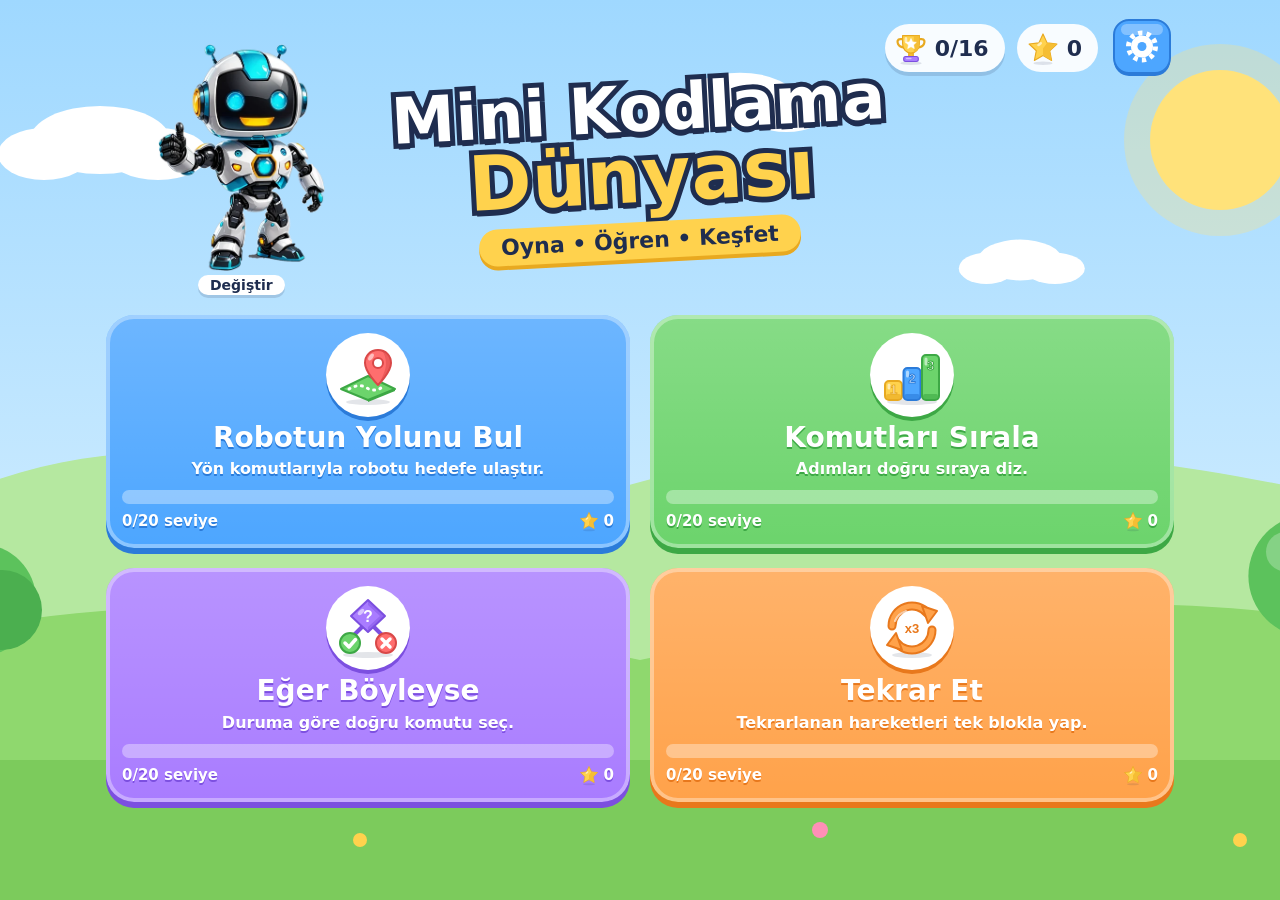
<file: index.html>
<!doctype html>
<html lang="tr">
<head>
  <meta charset="utf-8">
  <meta name="viewport" content="width=device-width, initial-scale=1">
  <title>Mini Kodlama Dünyası</title>
  <link rel="icon" href="assets/icons/star.svg">
  <link rel="stylesheet" href="css/base.css">
  <link rel="stylesheet" href="css/screens/home.css">
  <link rel="stylesheet" href="css/screens/level-select.css">
  <link rel="stylesheet" href="css/screens/game.css">
  <link rel="stylesheet" href="css/screens/achievements.css">
  <link rel="stylesheet" href="css/games/path-finder.css">
  <link rel="stylesheet" href="css/games/command-order.css">
  <link rel="stylesheet" href="css/games/if-then.css">
  <link rel="stylesheet" href="css/games/repeat.css">
  <link rel="stylesheet" href="css/animations.css">
</head>
<body>
  <main id="app" class="app">
    <!-- Oyun başlayınca bu uyarı ekrandan kalkar. JavaScript çalışmayan bir görüntüleyicide
         (örneğin tabletin dosya önizlemesi) ya da çok eski bir tarayıcıda ekranda kalır. -->
    <div class="load-warning card" role="alert">
      <div class="load-warning-icon" aria-hidden="true">🤖</div>
      <h1>Oyun burada açılamadı</h1>
      <p>Bu dosyayı <strong>Chrome</strong> veya <strong>Safari</strong> ile aç.</p>
      <p class="load-warning-steps">Dosyaya basılı tut → <strong>Birlikte aç</strong> → <strong>Chrome</strong></p>
      <p class="load-warning-note">Chrome'da da bu yazıyı görürsen Chrome'u güncelle.</p>
    </div>
  </main>

  <!-- Sıra önemlidir: önce çekirdek, sonra oyunlar, ekranlar ve en son app.js -->
  <script src="js/core/config.js"></script>
  <script src="js/core/storage.js"></script>
  <script src="js/core/characters.js"></script>
  <script src="js/core/stars.js"></script>
  <script src="js/core/progress.js"></script>
  <script src="js/core/dom.js"></script>
  <script src="js/core/components.js"></script>
  <script src="js/core/timing.js"></script>
  <script src="js/core/drag-drop.js"></script>
  <script src="js/core/router.js"></script>
  <script src="js/core/games-registry.js"></script>
  <script src="js/core/achievements.js"></script>
  <script src="js/core/sound.js"></script>
  <script src="js/games/path-finder/engine.js"></script>
  <script src="js/games/path-finder/levels.js"></script>
  <script src="js/games/path-finder/board-view.js"></script>
  <script src="js/games/path-finder/game.js"></script>
  <script src="js/games/command-order/engine.js"></script>
  <script src="js/games/command-order/levels.js"></script>
  <script src="js/games/command-order/game.js"></script>
  <script src="js/games/if-then/engine.js"></script>
  <script src="js/games/if-then/levels.js"></script>
  <script src="js/games/if-then/scene-view.js"></script>
  <script src="js/games/if-then/game.js"></script>
  <script src="js/games/repeat/engine.js"></script>
  <script src="js/games/repeat/levels.js"></script>
  <script src="js/games/repeat/game.js"></script>
  <script src="js/screens/reward-view.js"></script>
  <script src="js/screens/celebration.js"></script>
  <script src="js/screens/settings-dialog.js"></script>
  <script src="js/screens/character-dialog.js"></script>
  <script src="js/screens/home-screen.js"></script>
  <script src="js/screens/level-select-screen.js"></script>
  <script src="js/screens/game-screen.js"></script>
  <script src="js/screens/achievements-screen.js"></script>
  <script src="js/app.js"></script>
</body>
</html>
</file>
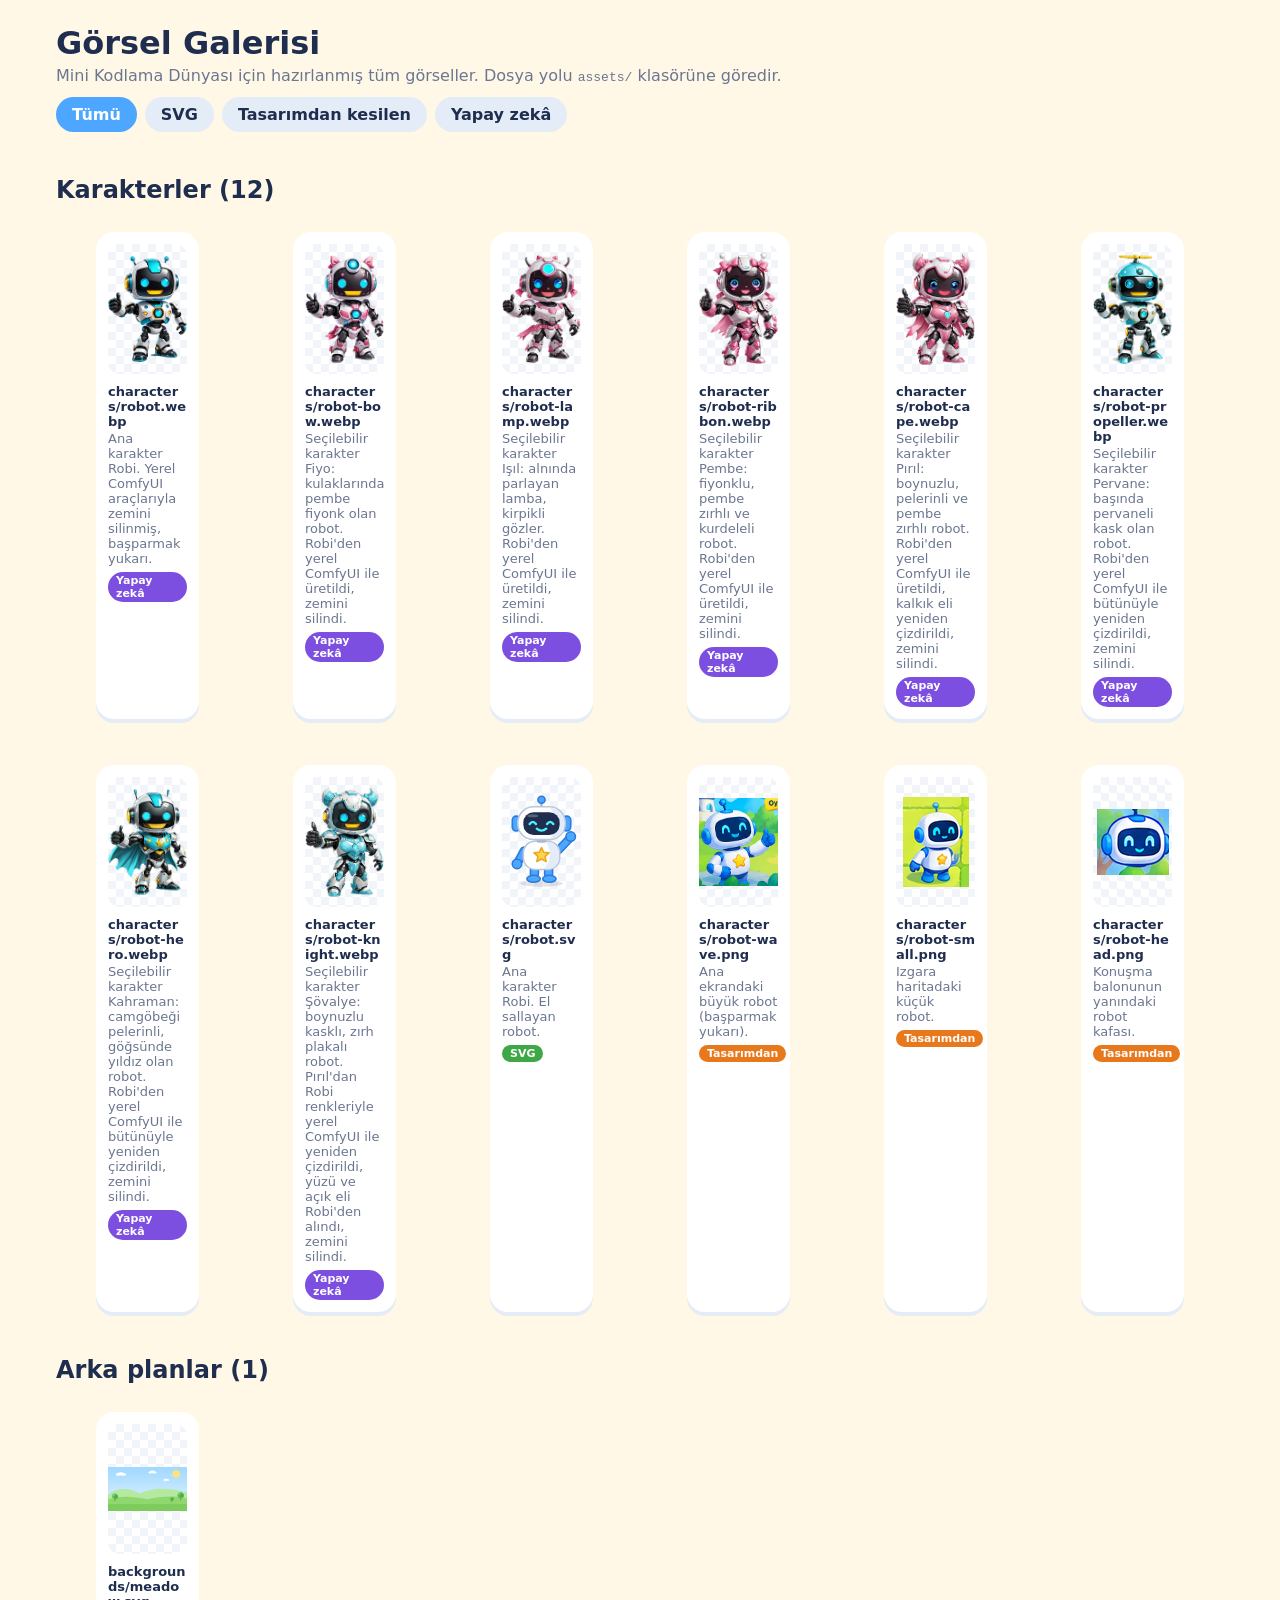
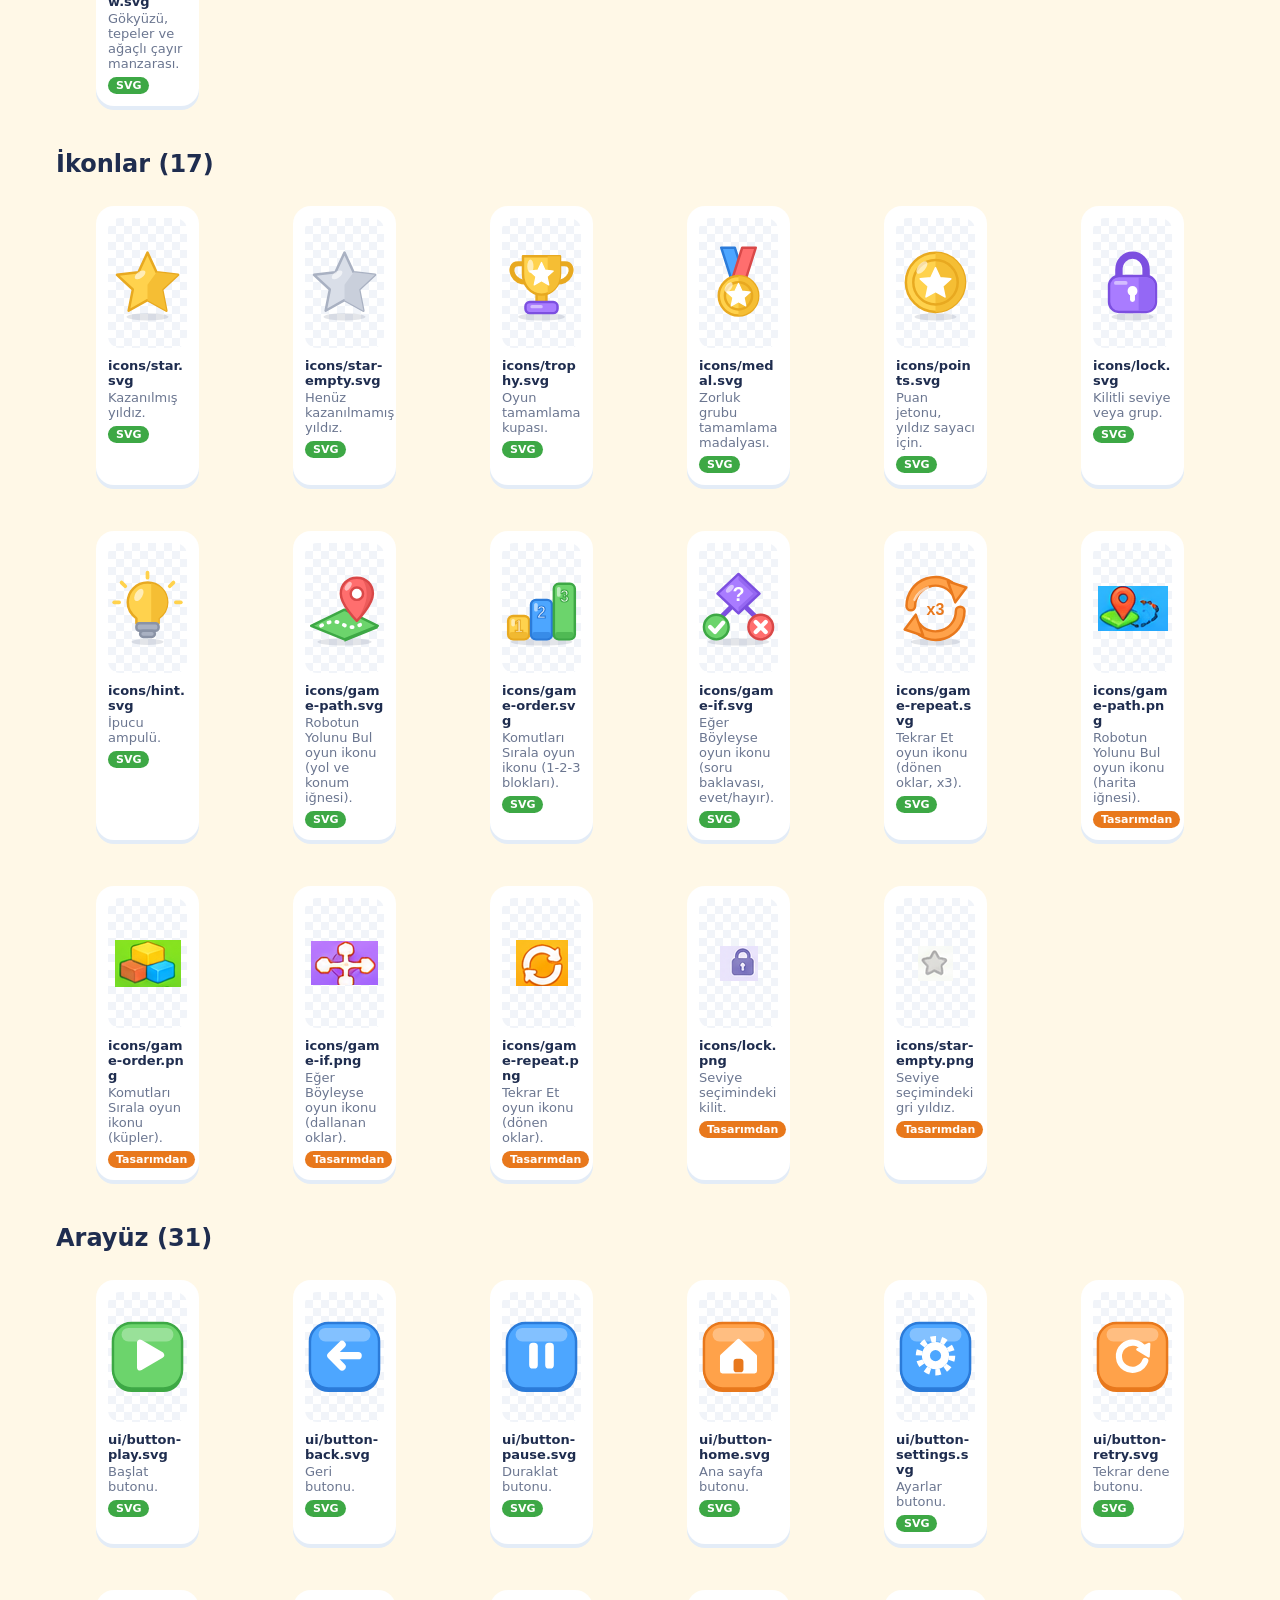
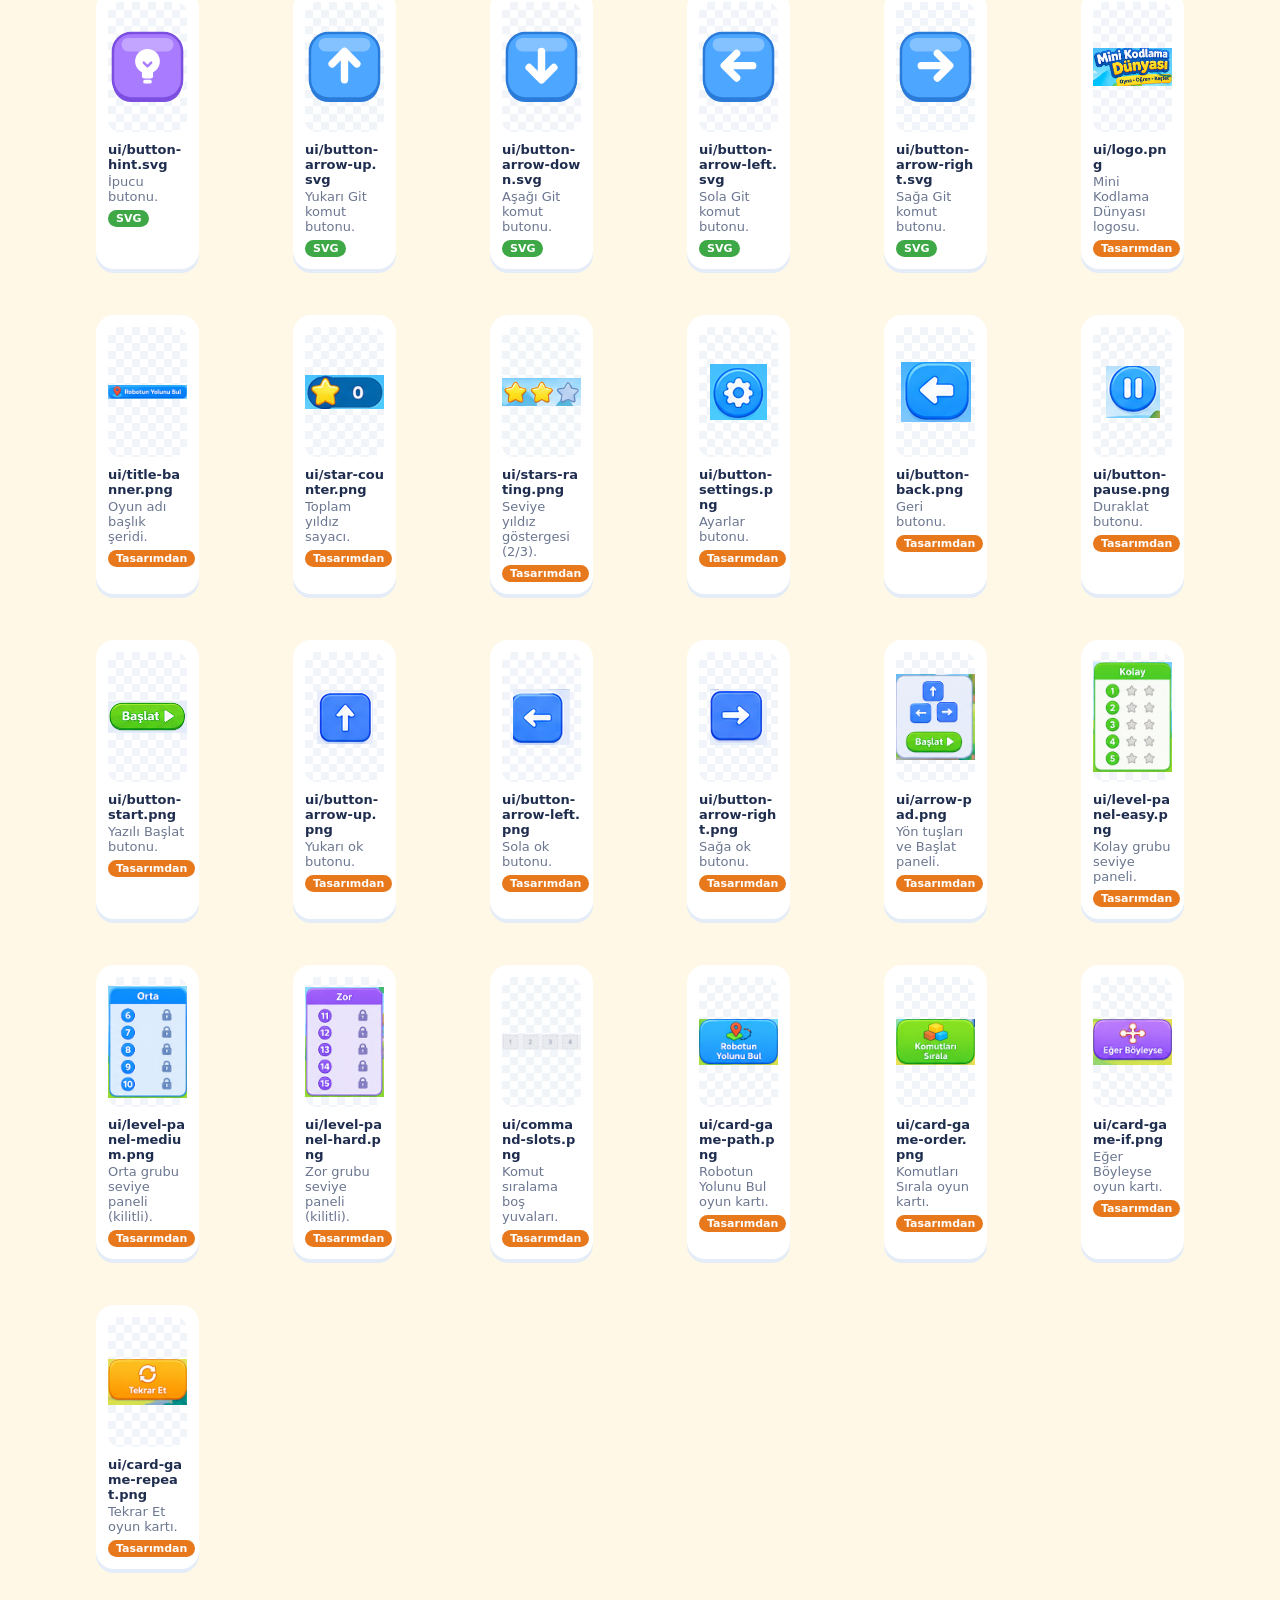
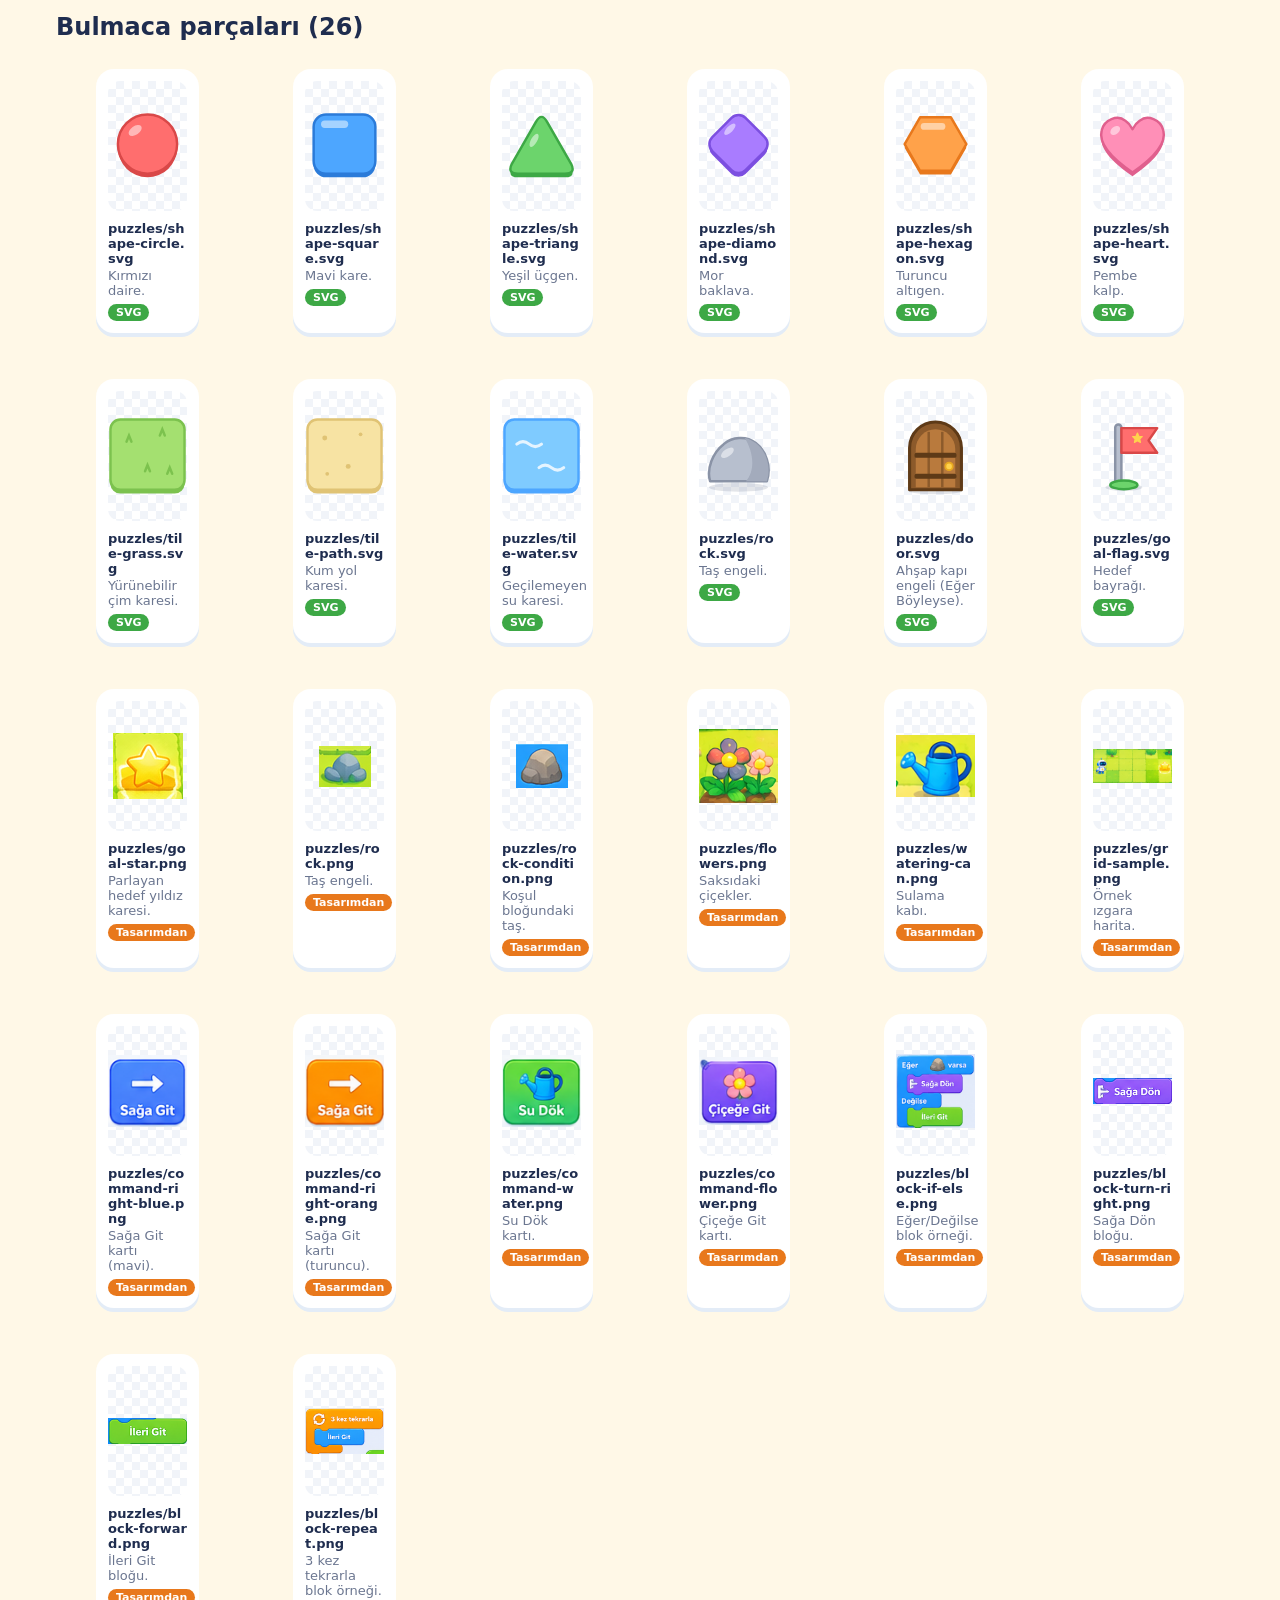
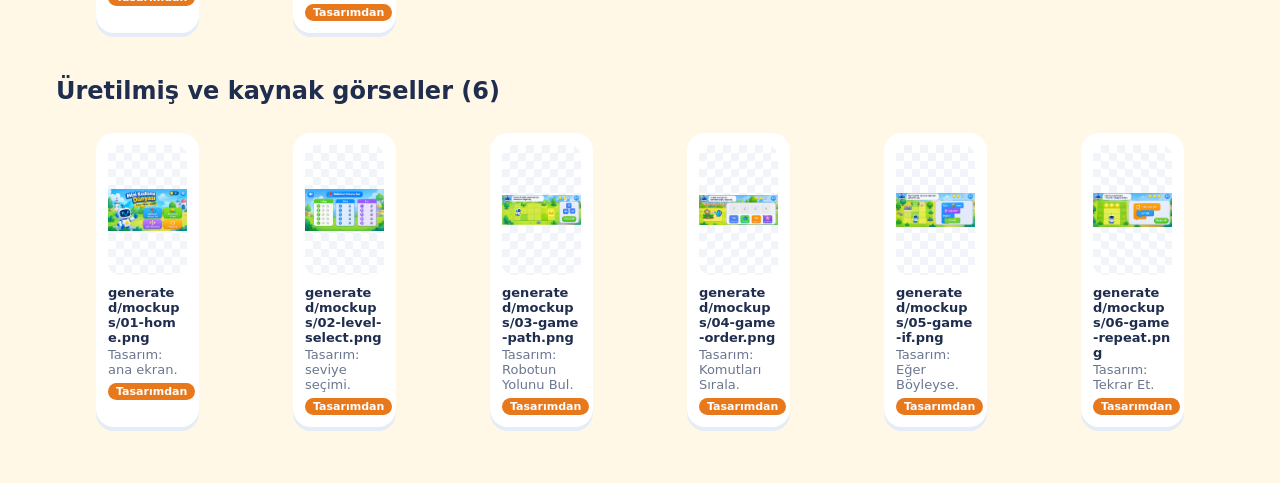
<file: gallery/index.html>
<!doctype html>
<html lang="tr">
<head>
  <meta charset="utf-8">
  <meta name="viewport" content="width=device-width, initial-scale=1">
  <title>Görsel Galerisi – Mini Kodlama Dünyası</title>
  <link rel="stylesheet" href="gallery.css">
</head>
<body>
  <header class="top">
    <h1>Görsel Galerisi</h1>
    <p>Mini Kodlama Dünyası için hazırlanmış tüm görseller. Dosya yolu <code>assets/</code> klasörüne göredir.</p>
    <div class="filters" role="group" aria-label="Kaynak filtresi">
      <button type="button" data-source="all" class="active">Tümü</button>
      <button type="button" data-source="svg">SVG</button>
      <button type="button" data-source="mockup">Tasarımdan kesilen</button>
      <button type="button" data-source="ai">Yapay zekâ</button>
    </div>
  </header>
  <main id="gallery"></main>
  <script src="../assets/asset-manifest.js"></script>
  <script src="gallery.js"></script>
</body>
</html>
</file>
<file: css/base.css>
/* Ortak stiller: renk paleti, yazı, butonlar, kartlar ve üst çubuk.
   Renkler assets/ klasöründeki görsellerle aynı paletten gelir. */
:root {
  --yellow: #ffd24d;
  --yellow-dark: #e8a920;
  --blue: #4da6ff;
  --blue-dark: #2b7bd9;
  --green: #6cd46c;
  --green-dark: #3da845;
  --purple: #a97cff;
  --purple-dark: #7c4fe0;
  --orange: #ffa24a;
  --orange-dark: #e8781c;
  --red: #ff6e6e;
  --red-dark: #d94848;
  --navy: #1f2d4f;
  --navy-dark: #111a30;
  --white: #ffffff;
  --panel: rgba(255, 255, 255, 0.92);
  --shadow: rgba(31, 45, 79, 0.15);

  --radius-lg: 28px;
  --radius-md: 18px;
  --lip: 6px; /* Butonların altındaki kabarık kenar */
  --touch: 64px; /* Çocuk parmağı için en küçük dokunma alanı */
  --font: "Nunito", "Baloo 2", "Segoe UI Rounded", "Segoe UI", system-ui, sans-serif;
}

* { box-sizing: border-box; }

html, body { margin: 0; min-height: 100%; }

body {
  font-family: var(--font);
  font-size: 18px;
  color: var(--navy);
  background: #bde7ff url("../assets/backgrounds/meadow.svg") center / cover no-repeat fixed;
  -webkit-tap-highlight-color: transparent;
}

img { display: block; }

button {
  font: inherit;
  color: inherit;
  cursor: pointer;
  touch-action: manipulation;
}

button:disabled { cursor: not-allowed; }

:focus-visible { outline: 4px solid var(--navy); outline-offset: 3px; }

.app {
  max-width: 1100px;
  min-height: 100vh;
  margin: 0 auto;
  padding: 16px;
}

.screen { display: flex; flex-direction: column; gap: 20px; }

/* Oyun açılamazsa görünen uyarı (index.html). Eski tarayıcılarda da çalışsın diye basit CSS kullanılır. */
.load-warning { max-width: 520px; margin: 40px auto; text-align: center; font-size: 20px; }
.load-warning h1 { margin: 8px 0 12px; font-size: 28px; }
.load-warning p { margin: 10px 0; }
.load-warning-icon { font-size: 64px; line-height: 1; }
.load-warning-steps { padding: 10px; background: var(--yellow); border-radius: 14px; }
.load-warning-note { font-size: 16px; opacity: 0.75; }

/* Renk sınıfları: oyun kartları, zorluk grupları ve ödüller bunları kullanır */
.color-blue, .group-medium { --tone: var(--blue); --tone-dark: var(--blue-dark); }
.color-green, .group-easy { --tone: var(--green); --tone-dark: var(--green-dark); }
.color-purple, .group-hard { --tone: var(--purple); --tone-dark: var(--purple-dark); }
.color-orange { --tone: var(--orange); --tone-dark: var(--orange-dark); }
.color-red, .group-expert { --tone: var(--red); --tone-dark: var(--red-dark); }

/* Üst çubuk */
.top-bar {
  display: grid;
  grid-template-columns: 1fr auto 1fr;
  align-items: center;
  gap: 12px;
}

.top-bar-side { display: flex; align-items: center; gap: 10px; min-width: 0; }
.top-bar-right { justify-content: flex-end; }

.top-bar-title {
  display: flex;
  align-items: center;
  justify-content: center;
  gap: 10px;
  margin: 0;
  padding: 8px 24px;
  text-align: center;
  font-size: clamp(22px, 4vw, 34px);
  background: var(--panel);
  border-radius: var(--radius-md);
  box-shadow: 0 var(--lip) 0 var(--shadow);
}

.top-bar-icon { width: 44px; height: 44px; flex-shrink: 0; }

/* Butonlar */
.icon-button {
  width: var(--touch);
  height: var(--touch);
  padding: 0;
  border: 0;
  background: none;
  flex-shrink: 0;
  transition: transform 0.1s;
}

.icon-button img { width: 100%; height: 100%; }
.icon-button:active { transform: translateY(3px); }

.btn {
  min-height: var(--touch);
  padding: 0 28px;
  border: 0;
  border-radius: var(--radius-md);
  font-size: 20px;
  font-weight: 800;
  color: var(--white);
  background: var(--tone);
  box-shadow: 0 var(--lip) 0 var(--tone-dark);
  text-shadow: 0 2px 0 var(--tone-dark);
  transition: transform 0.1s, box-shadow 0.1s;
}

.btn:not(:disabled):active { transform: translateY(var(--lip)); box-shadow: none; }
.btn:disabled { opacity: 0.5; }
.btn-primary { --tone: var(--green); --tone-dark: var(--green-dark); }
.btn-secondary { --tone: var(--blue); --tone-dark: var(--blue-dark); }
.btn-danger { --tone: var(--red); --tone-dark: var(--red-dark); }
.btn-hint { --tone: var(--purple); --tone-dark: var(--purple-dark); }

.button-row { display: flex; flex-wrap: wrap; justify-content: center; gap: 12px; }

/* Oyunlardaki ikonlu işlem düğmeleri (Başlat, Kontrol et, İpucu, Temizle): her ekranda aynı boyut ve görünüm */
.action-row { display: flex; flex-wrap: wrap; justify-content: center; gap: 8px; }

.action-button {
  --size: 56px;
  flex: none;
  width: var(--size);
  height: var(--size);
  padding: 0;
  border: 0;
  border-radius: 16px;
  background: none;
  transition: transform 0.1s;
}

.action-button img { width: 100%; height: 100%; }
.action-button:not(:disabled):active { transform: translateY(4px); }
.action-button:disabled { opacity: 0.45; }

/* Kart ve yıldızlar */
.card {
  padding: 24px;
  background: var(--panel);
  border-radius: var(--radius-lg);
  box-shadow: 0 var(--lip) 0 var(--shadow);
}

.star-counter {
  display: flex;
  align-items: center;
  gap: 6px;
  padding: 6px 16px 6px 8px;
  font-size: 22px;
  font-weight: 800;
  background: var(--panel);
  border-radius: 999px;
}

.star-counter img { width: 36px; height: 36px; }
.star-row { display: flex; gap: 2px; }
.star-row img { width: 22px; height: 22px; }

/* İlerleme çubuğu */
.progress-bar {
  height: 14px;
  overflow: hidden;
  background: var(--shadow);
  border-radius: 999px;
}

.progress-bar-fill {
  display: block;
  width: var(--value, 0%);
  height: 100%;
  background: var(--green);
  border-radius: inherit;
  transition: width 0.4s;
}

/* Ayarlar penceresi */
.dialog {
  max-width: min(420px, calc(100vw - 32px));
  padding: 28px;
  border: 0;
  border-radius: var(--radius-lg);
  color: var(--navy);
  text-align: center;
}

.dialog[open] { display: flex; flex-direction: column; gap: 16px; }
.dialog h2, .dialog p { margin: 0; }
.dialog::backdrop { background: rgba(31, 45, 79, 0.45); }

/* Dar ekranlar (telefon) */
@media (max-width: 560px) {
  :root { --touch: 56px; }
  .action-button { --size: 50px; }
  .top-bar { grid-template-columns: auto 1fr auto; gap: 8px; }
  .top-bar-title { padding: 6px 12px; gap: 6px; }
  .top-bar-icon { width: 32px; height: 32px; }
  .star-counter { font-size: 18px; padding: 4px 12px 4px 6px; }
  .star-counter img { width: 28px; height: 28px; }
}

/* Sürükle-bırak */
.is-draggable { touch-action: none; user-select: none; -webkit-user-select: none; }
.is-draggable img { -webkit-user-drag: none; }
.is-drag-source { opacity: 0.35; }
.is-drop-over { outline: 4px dashed var(--navy); outline-offset: 2px; }

/* Hayalet, kopyalandığı öğenin oyun CSS'indeki konum kurallarını da taşır (ör. .pf-chip'in
   position: relative'i). "body >" seçicisi bu kuralı onlardan güçlü kılar; yoksa hayalet sayfanın
   altına düşer ve kaydırma çubuğu çıkar. */
body > .drag-ghost {
  position: fixed;
  top: 0;
  left: 0;
  z-index: 100;
  margin: 0;
  pointer-events: none;
  opacity: 0.9;
  rotate: 3deg;
}
</file>
<file: css/screens/home.css>
/* Ana ekran */
.home-header {
  display: flex;
  justify-content: flex-end;
  align-items: center;
  gap: 12px;
}

/* Başlık satırı: geniş ekranda robot solda, logo ortada.
   Üçüncü boş sütun, logonun sayfanın tam ortasında kalmasını sağlar. */
.home-hero {
  display: grid;
  grid-template-columns: 1fr auto 1fr;
  align-items: center;
  gap: 16px;
  margin-top: -56px; /* Logo, yıldız sayacıyla aynı satıra yaklaşsın */
  pointer-events: none;
}

/* Logo: yazı olarak çizilir, böylece her boyutta net görünür */
.home-title {
  grid-column: 2;
  display: flex;
  flex-direction: column;
  align-items: center;
  gap: 10px;
}

.logo {
  display: flex;
  flex-direction: column;
  align-items: center;
  margin: 0;
  line-height: 0.95;
  font-weight: 900;
  letter-spacing: 0.5px;
  transform: rotate(-3deg);
}

.logo span {
  paint-order: stroke fill;
  -webkit-text-stroke: 10px var(--navy);
  text-shadow: 0 6px 0 var(--navy);
}

.logo-top { font-size: clamp(36px, 7vw, 64px); color: var(--white); }
.logo-bottom { font-size: clamp(42px, 8vw, 76px); color: var(--yellow); }

.home-tagline {
  margin: 0;
  padding: 6px 22px;
  font-size: clamp(17px, 2.4vw, 22px);
  font-weight: 900;
  color: var(--navy);
  background: var(--yellow);
  border-radius: 999px;
  box-shadow: 0 4px 0 var(--yellow-dark);
  transform: rotate(-3deg);
}

/* Seçili karakter: dokununca karakter seçme penceresi açılır */
.home-character {
  grid-column: 1;
  grid-row: 1;
  justify-self: center;
  display: grid;
  justify-items: center;
  gap: 4px;
  padding: 0;
  border: 0;
  background: none;
  cursor: pointer;
  pointer-events: auto;
}

.home-character-change {
  padding: 2px 12px;
  font-size: 14px;
  font-weight: 800;
  color: var(--navy);
  background: var(--white);
  border-radius: 999px;
  box-shadow: 0 3px 0 var(--shadow);
}

/* Karakter görsellerinin genişliği farklıdır; sabit oranlı kutu, karakter değişince ekranın kaymasını önler. */
.home-robot {
  width: 170px;
  height: auto;
  aspect-ratio: 3 / 4;
  object-fit: contain;
  object-position: bottom;
  animation: robot-wave 3s ease-in-out infinite;
  transform-origin: bottom center;
}

@keyframes robot-wave {
  0%, 100% { transform: rotate(0deg); }
  50% { transform: rotate(-3deg) translateY(-6px); }
}

/* Karakter seçme penceresi: karakterler ikişerli ızgarada, seçili olan sarı çerçeveli */
/* Satıra sığan kadar karakter dizilir; son satırda kalanlar ortalanır. */
.character-dialog { --character-columns: 3; max-width: min(560px, calc(100vw - 32px)); }

.character-grid {
  --character-gap: 12px;
  display: flex;
  flex-wrap: wrap;
  justify-content: center;
  gap: var(--character-gap);
}

.character-option {
  flex: 0 0 calc((100% - (var(--character-columns) - 1) * var(--character-gap)) / var(--character-columns));
  display: grid;
  justify-items: center;
  gap: 6px;
  padding: 10px;
  border: 4px solid transparent;
  border-radius: var(--radius-md);
  background: rgba(31, 45, 79, 0.06);
  cursor: pointer;
  transition: transform 0.15s;
}

.character-option img { width: auto; height: 120px; object-fit: contain; }
.character-option:not([aria-pressed="true"]):hover { transform: translateY(-3px); }
.character-option[aria-pressed="true"] { border-color: var(--yellow); background: rgba(255, 210, 77, 0.25); }
.character-name { font-size: 18px; font-weight: 800; color: var(--navy); }

.game-grid {
  display: grid;
  grid-template-columns: repeat(2, 1fr);
  gap: 20px;
}

/* Oyun kartı */
.game-card {
  display: flex;
  flex-direction: column;
  align-items: center;
  gap: 6px;
  padding: 18px 16px 16px;
  border: 0;
  border-radius: var(--radius-lg);
  text-align: center;
  color: var(--white);
  background: linear-gradient(to bottom, rgba(255, 255, 255, 0.18), rgba(255, 255, 255, 0)) var(--tone);
  box-shadow: 0 var(--lip) 0 var(--tone-dark), inset 0 0 0 4px rgba(255, 255, 255, 0.35);
  text-shadow: 0 2px 0 var(--tone-dark);
  transition: transform 0.1s, box-shadow 0.1s;
}

.game-card:hover { transform: translateY(-3px); }
.game-card:active { transform: translateY(var(--lip)); box-shadow: inset 0 0 0 4px rgba(255, 255, 255, 0.35); }

.game-card-icon {
  display: grid;
  place-items: center;
  width: 84px;
  height: 84px;
  background: var(--white);
  border-radius: 50%;
  box-shadow: 0 4px 0 var(--tone-dark);
}

.game-card-icon img { width: 64px; height: 64px; }
.game-card-title { font-size: clamp(22px, 2.6vw, 28px); font-weight: 900; line-height: 1.1; }
.game-card-desc { font-size: 16px; font-weight: 700; }

.game-card-progress {
  display: flex;
  flex-direction: column;
  gap: 6px;
  width: 100%;
  margin-top: 6px;
}

.game-card-stats {
  display: flex;
  justify-content: space-between;
  align-items: center;
  font-size: 15px;
  font-weight: 800;
}

.game-card-stars { display: flex; align-items: center; gap: 4px; }
.game-card-stars img { width: 22px; height: 22px; }

/* Kartın üzerinde beyaz ilerleme çubuğu */
.game-card .progress-bar { background: rgba(255, 255, 255, 0.35); }
.game-card .progress-bar-fill { background: var(--white); }

/* Tablet: robot küçülür, başlığın solunda kalır */
@media (max-width: 860px) {
  .home-hero { margin-top: -40px; }
  .home-robot { width: 120px; }
}

/* Telefon: kartlar tek sütun. Logo ortalamak yerine robotun yanındaki alanı doldurur. */
@media (max-width: 560px) {
  .game-grid { grid-template-columns: 1fr; }
  .home-hero { grid-template-columns: auto 1fr; gap: 8px; margin-top: 0; }
  .home-title { grid-column: 2; }
  .home-robot { width: 76px; }
  .character-dialog { --character-columns: 2; }
  .character-option img { height: 96px; }
  .logo-top { font-size: 28px; }
  .logo-bottom { font-size: 34px; }
  .logo span { -webkit-text-stroke-width: 7px; text-shadow: 0 3px 0 var(--navy); }
  .home-tagline { padding: 4px 14px; font-size: 15px; }
}

@media (prefers-reduced-motion: reduce) {
  .home-robot { animation: none; }
}
</file>
<file: css/screens/level-select.css>
/* Seviye seçimi */
.level-groups {
  display: grid;
  grid-template-columns: repeat(4, 1fr);
  gap: 18px;
  align-items: start;
}

@media (max-width: 960px) {
  .level-groups { grid-template-columns: repeat(2, 1fr); }
}

@media (max-width: 560px) {
  .level-groups { grid-template-columns: 1fr; }
}

/* Grup paneli: başlık grubun renginde, gövde aynı rengin açık tonunda */
.level-group {
  overflow: hidden;
  background: color-mix(in srgb, var(--tone) 14%, var(--white));
  border: 4px solid var(--tone);
  border-radius: var(--radius-lg);
  box-shadow: 0 var(--lip) 0 var(--tone-dark);
}

.level-group-title {
  display: flex;
  align-items: center;
  justify-content: space-between;
  gap: 8px;
  margin: 0;
  padding: 10px 16px;
  font-size: 26px;
  color: var(--white);
  background: var(--tone);
  text-shadow: 0 2px 0 var(--tone-dark);
}

.level-group-count {
  padding: 2px 12px;
  font-size: 17px;
  background: rgba(255, 255, 255, 0.28);
  border-radius: 999px;
}

.group-lock { width: 32px; height: 32px; }

.level-group-hint {
  margin: 12px 14px 0;
  padding: 6px 10px;
  text-align: center;
  font-size: 15px;
  font-weight: 800;
  color: var(--tone-dark);
  background: var(--white);
  border-radius: var(--radius-md);
}

/* Kilitli grup soluk görünür */
.level-group.is-locked {
  background: color-mix(in srgb, var(--tone) 6%, var(--white));
  border-color: color-mix(in srgb, var(--tone) 55%, var(--white));
  box-shadow: 0 var(--lip) 0 var(--shadow);
}

.level-group.is-locked .level-group-title { background: color-mix(in srgb, var(--tone) 55%, var(--white)); }

.level-list { display: flex; flex-direction: column; gap: 10px; padding: 14px; }

/* Seviye butonu */
.level-button {
  display: flex;
  align-items: center;
  justify-content: space-between;
  gap: 12px;
  min-height: var(--touch);
  padding: 6px 16px 6px 6px;
  border: 0;
  border-radius: 999px;
  background: var(--white);
  box-shadow: 0 4px 0 var(--shadow);
  transition: transform 0.1s, box-shadow 0.1s;
}

.level-button:not(:disabled):hover { transform: translateY(-2px); }
.level-button:not(:disabled):active { transform: translateY(4px); box-shadow: none; }
.level-button.is-locked { opacity: 0.6; box-shadow: none; background: rgba(255, 255, 255, 0.6); }
.level-button.is-locked .level-number { filter: grayscale(0.6); }

/* Sıradaki seviye: nabız gibi atan bir halka ile vurgulanır */
/* Nabız animasyonu, giriş animasyonuyla birlikte css/animations.css dosyasında bağlanır
   (hareket azaltma kuralı da orada). */
.level-button.is-next {
  box-shadow: 0 4px 0 var(--shadow), 0 0 0 4px var(--yellow);
}

@keyframes next-level-pulse {
  0%, 100% { box-shadow: 0 4px 0 var(--shadow), 0 0 0 4px var(--yellow); }
  50% { box-shadow: 0 4px 0 var(--shadow), 0 0 0 9px rgba(255, 210, 77, 0.45); }
}


.level-number {
  display: grid;
  place-items: center;
  width: 48px;
  height: 48px;
  font-size: 22px;
  font-weight: 900;
  color: var(--white);
  background: var(--tone);
  border-radius: 50%;
  box-shadow: inset 0 -4px 0 var(--tone-dark);
  text-shadow: 0 2px 0 var(--tone-dark);
}

.level-button .star-row img { width: 28px; height: 28px; }
.level-lock { width: 30px; height: 30px; }
</file>
<file: css/screens/game.css>
/* Oyun ekranı */
.level-badge {
  padding: 8px 16px;
  font-weight: 800;
  white-space: nowrap;
  color: var(--white);
  background: var(--tone);
  border-radius: 999px;
  text-shadow: 0 2px 0 var(--tone-dark);
}

/* Seviye rozeti ve iki yanındaki önceki/sonraki seviye okları */
.level-nav { display: flex; align-items: center; gap: 6px; min-width: 0; }
.game-screen .top-bar .level-nav .icon-button { width: 44px; height: 44px; }
.level-nav .icon-button:disabled { opacity: 0.4; }
.level-nav .icon-button:disabled:active { transform: none; }

/* Oyun ekranında haritaya yer kalsın diye üst çubuk ve aralıklar daha sıkıdır */
.game-screen { gap: 12px; }
.game-screen .top-bar .icon-button { width: 52px; height: 52px; }
.game-screen .top-bar-title { padding: 4px 18px; font-size: clamp(20px, 3vw, 28px); }
.game-screen .top-bar-icon { width: 36px; height: 36px; }

/* Oyunlarda robotun konuşma balonu */
.speech-bubble { display: flex; align-items: center; gap: 10px; }
.speech-robot { width: 48px; height: auto; flex-shrink: 0; }

.speech-message {
  flex: 1;
  margin: 0;
  padding: 8px 16px;
  font-size: 19px;
  font-weight: 800;
  background: var(--panel);
  border-radius: var(--radius-md);
  box-shadow: 0 4px 0 var(--shadow);
}

/* Oyunların ortak dış düzeni: balon, oyun alanı ve kontroller alt alta */
.game-layout { display: flex; flex-direction: column; gap: 12px; width: 100%; }

/* Tek sütun ekran genişliğini aşmaz; içeriği geniş oyunlar (ör. uzun yol) kendi içinde kayar */
.game-stage { display: grid; grid-template-columns: minmax(0, 1fr); place-items: center; min-height: 50vh; }

.result-panel {
  display: flex;
  flex-direction: column;
  align-items: center;
  gap: 16px;
  max-width: 560px;
  text-align: center;
}

.result-panel h2 { margin: 0; font-size: 28px; }
.result-panel .star-row img { width: 64px; height: 64px; }

@media (max-width: 560px) {
  .level-badge { padding: 6px 10px; font-size: 13px; white-space: normal; text-align: center; }
  .level-nav { gap: 2px; }
  .game-screen .top-bar .level-nav .icon-button { width: 34px; height: 34px; }
  .game-screen .top-bar-title { font-size: 18px; }
  .speech-message { font-size: 16px; padding: 6px 12px; }
  .speech-robot { width: 38px; }
}
</file>
<file: css/screens/achievements.css>
/* Başarılar: rozet ve kupa çizimleri, ana ekrandaki Başarılarım bölümü,
   Başarılarım ekranı ve kutlama pencereleri. */

/* Ödüllerde kullanılan ek renkler (oyun renkleri base.css'te) */
.color-pink { --tone: #ff8fb7; --tone-dark: #e0608e; }
.color-navy { --tone: #3a4d7a; --tone-dark: var(--navy); }
.color-gold { --tone: var(--yellow); --tone-dark: var(--yellow-dark); }

/* ---------- Rozet: kurdeleli, yuvarlak, küçük madalya ---------- */
.reward-badge {
  --size: 96px;
  position: relative;
  display: block;
  width: var(--size);
  height: calc(var(--size) * 1.22);
  flex-shrink: 0;
}

/* İki kurdele ucu madalyanın arkasından yukarı çıkar */
.badge-ribbon::before,
.badge-ribbon::after {
  content: "";
  position: absolute;
  top: 0;
  width: 26%;
  height: 50%;
  background: var(--tone);
  border: 3px solid var(--tone-dark);
  border-radius: 4px;
}

.badge-ribbon::before { left: 24%; transform: skewX(14deg); }
.badge-ribbon::after { right: 24%; transform: skewX(-14deg); background: var(--white); }

.badge-medal {
  position: absolute;
  bottom: 0;
  left: 0;
  display: grid;
  place-items: center;
  width: var(--size);
  height: var(--size);
  border: 5px solid var(--tone-dark);
  border-radius: 50%;
  background: radial-gradient(circle at 32% 28%, rgba(255, 255, 255, 0.5), transparent 42%) var(--tone);
  box-shadow: 0 5px 0 var(--tone-dark);
  outline: 3px dashed rgba(255, 255, 255, 0.7);
  outline-offset: calc(var(--size) * -0.17);
}

/* Rozetin veya kupanın ortasındaki işaret */
.reward-symbol {
  position: relative;
  display: flex;
  flex-direction: column;
  align-items: center;
  line-height: 1;
}

.reward-symbol-icon { position: relative; display: block; }
.reward-symbol-icon img { width: calc(var(--size) * 0.5); height: calc(var(--size) * 0.5); }

.reward-symbol-text {
  font-size: calc(var(--size) * 0.38);
  font-weight: 900;
  color: var(--white);
  text-shadow: 0 3px 0 var(--tone-dark);
}

/* Hem ikon hem sayı varsa ikisi de küçülür */
.reward-symbol.has-caption .reward-symbol-icon img { width: calc(var(--size) * 0.38); height: calc(var(--size) * 0.38); }
.reward-symbol.has-caption .reward-symbol-text { margin-top: -4px; font-size: calc(var(--size) * 0.24); }

.reward-symbol-stars { display: flex; align-items: flex-end; }
.reward-symbol-stars img { width: calc(var(--size) * 0.26); height: calc(var(--size) * 0.26); }
.reward-symbol-stars img:nth-child(2) { width: calc(var(--size) * 0.32); height: calc(var(--size) * 0.32); margin-bottom: 6px; }

/* Üstü çizili ikon (İpucusuz Kahraman: ipucu ampulü üzerinde kırmızı çizgi) */
.reward-symbol.is-crossed .reward-symbol-icon::after {
  content: "";
  position: absolute;
  top: 50%;
  left: -6%;
  width: 112%;
  height: 6px;
  background: var(--red);
  border: 2px solid var(--white);
  border-radius: 4px;
  transform: rotate(-45deg);
}

/* ---------- Kupa: büyük altın kupa ve oyun renginde kaide ---------- */
.reward-trophy {
  --size: 150px;
  position: relative;
  display: block;
  width: var(--size);
  height: var(--size);
  flex-shrink: 0;
}

.trophy-cup { width: 100%; height: 100%; }

/* Kupanın gövdesindeki beyaz yuvarlak arma (oyun ikonu, robot veya yıldız) */
.trophy-emblem {
  position: absolute;
  top: 15%;
  left: 50%;
  display: grid;
  place-items: center;
  width: 36%;
  aspect-ratio: 1;
  background: var(--white);
  border: 4px solid var(--tone);
  border-radius: 50%;
  transform: translateX(-50%);
}

.trophy-emblem .reward-symbol-icon img { width: calc(var(--size) * 0.26); height: calc(var(--size) * 0.26); }

/* Kupa görselindeki kaidenin üstüne oyun renginde plaka */
.trophy-base {
  position: absolute;
  top: 73.4%;
  left: 29.7%;
  width: 40.6%;
  height: 14%;
  background: linear-gradient(to bottom, rgba(255, 255, 255, 0.35), transparent 60%) var(--tone);
  border: 3px solid var(--tone-dark);
  border-radius: 7px;
}

/* Şampiyon kupası ışıldar */
.reward-trophy.color-gold { filter: drop-shadow(0 0 14px rgba(255, 210, 77, 0.95)); }

/* ---------- Ana ekran: Başarılarım düğmesi ---------- */
/* Yıldız sayacının hap görünümünü kullanır; dokunulabildiği için gölge ve basılma efekti eklenir. */
.achievements-button {
  border: 0;
  color: var(--navy);
  font-family: inherit;
  cursor: pointer;
  box-shadow: 0 4px 0 var(--shadow);
  transition: transform 0.1s, box-shadow 0.1s;
}

.achievements-button:hover { transform: translateY(-2px); }
.achievements-button:active { transform: translateY(4px); box-shadow: none; }

/* ---------- Başarılarım ekranı ---------- */
.reward-summary {
  display: flex;
  flex-wrap: wrap;
  align-items: center;
  justify-content: center;
  gap: 10px 24px;
  margin: 0;
  padding: 14px 20px;
  font-size: 20px;
  font-weight: 800;
}

.reward-summary strong { font-size: 24px; }
.reward-summary-item { display: flex; align-items: center; gap: 6px; }
.reward-summary-item img { width: 40px; height: 40px; }

.reward-section {
  padding: 0 0 20px;
  overflow: hidden;
  background: var(--panel);
  border-radius: var(--radius-lg);
  box-shadow: 0 var(--lip) 0 var(--shadow);
}

.reward-section.is-badge { --tone: var(--blue); --tone-dark: var(--blue-dark); }
.reward-section.is-trophy { --tone: var(--yellow); --tone-dark: var(--yellow-dark); }

.reward-section-title {
  display: flex;
  flex-wrap: wrap;
  align-items: center;
  gap: 4px 12px;
  margin: 0 0 8px;
  padding: 10px 20px;
  font-size: 28px;
  color: var(--white);
  background: var(--tone);
  text-shadow: 0 2px 0 var(--tone-dark);
}

.reward-section.is-trophy .reward-section-title { color: var(--navy); text-shadow: none; }
.reward-section-title img { width: 48px; height: 48px; }
.reward-section-subtitle { font-size: 18px; opacity: 0.9; }

.reward-section-count {
  margin-left: auto;
  padding: 2px 14px;
  font-size: 20px;
  color: var(--navy);
  text-shadow: none;
  background: var(--white);
  border-radius: 999px;
}

.reward-group { padding: 0 20px; }
.reward-group-title { margin: 14px 0 10px; font-size: 20px; }
.reward-empty { margin: 0; font-weight: 700; opacity: 0.75; }

.reward-grid {
  display: grid;
  grid-template-columns: repeat(auto-fill, minmax(190px, 1fr));
  gap: 16px;
}

.reward-section.is-trophy .reward-grid { grid-template-columns: repeat(auto-fill, minmax(230px, 1fr)); }

.reward-card {
  display: flex;
  flex-direction: column;
  align-items: center;
  gap: 6px;
  padding: 16px 14px;
  text-align: center;
  background: color-mix(in srgb, var(--tone) 12%, var(--white));
  border: 4px solid color-mix(in srgb, var(--tone) 55%, var(--white));
  border-radius: var(--radius-md);
}

.reward-card-art { position: relative; display: block; }

/* Kupalar bir rafın üstünde durur */
.reward-card.is-trophy .reward-card-art::after {
  content: "";
  display: block;
  width: 190px;
  height: 14px;
  margin: -6px auto 4px;
  background: var(--orange-dark);
  border-radius: 6px;
  box-shadow: 0 5px 0 #b85a12;
}

.reward-title { margin: 4px 0 0; font-size: 21px; line-height: 1.15; }
.reward-card.is-trophy .reward-title { font-size: 24px; }
.reward-description { margin: 0; font-size: 16px; font-weight: 700; }
.reward-condition { margin: 0; font-size: 15px; opacity: 0.85; }

.reward-earned {
  margin-top: auto;
  padding: 4px 16px;
  font-size: 16px;
  font-weight: 900;
  color: var(--white);
  background: var(--green);
  border-radius: 999px;
  box-shadow: 0 3px 0 var(--green-dark);
}

.reward-progress { display: flex; align-items: center; gap: 8px; width: 100%; margin-top: auto; }
.reward-progress .progress-bar { flex: 1; }
.reward-progress-text { font-size: 15px; font-weight: 800; }

/* Kilitli ödüller soluk ve gri görünür */
.reward-card.is-locked { background: rgba(255, 255, 255, 0.6); border-color: #d9dee8; }
.reward-card.is-locked .reward-badge,
.reward-card.is-locked .reward-trophy { filter: grayscale(1); opacity: 0.4; }
.reward-card.is-locked .reward-title,
.reward-card.is-locked .reward-description { opacity: 0.65; }

.reward-lock {
  position: absolute;
  right: -8px;
  bottom: 18px;
  width: 40px;
  height: 40px;
}

/* ---------- Rozet kutlaması: üstten kayan kısa kart ---------- */
.badge-toast {
  position: fixed;
  top: 16px;
  left: 50%;
  z-index: 200;
  display: flex;
  align-items: center;
  gap: 16px;
  width: min(460px, calc(100vw - 32px));
  padding: 14px 20px;
  color: var(--navy);
  background: var(--white);
  border: 5px solid var(--yellow);
  border-radius: var(--radius-lg);
  box-shadow: 0 8px 0 var(--yellow-dark), 0 16px 40px rgba(31, 45, 79, 0.3);
  transform: translateX(-50%);
  cursor: pointer;
  animation: toast-in 0.5s cubic-bezier(0.34, 1.56, 0.64, 1);
}

.badge-toast.is-leaving { animation: toast-out 0.3s ease-in forwards; }
.badge-toast .reward-badge { --size: 76px; animation: badge-spin 0.8s ease-out; }
.badge-toast-text { display: flex; flex-direction: column; gap: 2px; min-width: 0; }

.celebration-label {
  align-self: flex-start;
  padding: 2px 12px;
  font-size: 15px;
  font-weight: 900;
  color: var(--navy);
  background: var(--yellow);
  border-radius: 999px;
}

.badge-toast .celebration-title { font-size: 24px; line-height: 1.1; }
.badge-toast .celebration-description { font-size: 16px; font-weight: 700; }

@keyframes toast-in {
  from { opacity: 0; transform: translate(-50%, -140%); }
  to { opacity: 1; transform: translate(-50%, 0); }
}

@keyframes toast-out {
  to { opacity: 0; transform: translate(-50%, -140%); }
}

@keyframes badge-spin {
  from { transform: scale(0.3) rotate(-200deg); }
  to { transform: scale(1) rotate(0deg); }
}

/* ---------- Kupa kutlaması: tam ekran, konfetili özel pencere ---------- */
.trophy-celebration {
  width: 100vw;
  max-width: none;
  height: 100vh;
  height: 100dvh;
  max-height: none;
  margin: 0;
  padding: 16px;
  overflow: hidden;
  border: 0;
  color: var(--white);
  background: radial-gradient(circle at 50% 40%, #3a4d7a, var(--navy) 70%);
}

.trophy-celebration[open] { display: grid; place-items: center; }
.trophy-celebration::backdrop { background: var(--navy); }

.trophy-celebration-body {
  position: relative;
  z-index: 1;
  display: flex;
  flex-direction: column;
  align-items: center;
  gap: 12px;
  max-width: 520px;
  text-align: center;
}

.trophy-celebration .celebration-label { align-self: center; font-size: 20px; padding: 4px 18px; }

.trophy-stage {
  position: relative;
  display: grid;
  place-items: center;
  width: min(300px, 70vw);
  aspect-ratio: 1;
}

/* Kupanın arkasında dönen ışık hüzmeleri */
.trophy-rays {
  position: absolute;
  inset: 0;
  border-radius: 50%;
  background: repeating-conic-gradient(rgba(255, 210, 77, 0.45) 0 12deg, transparent 12deg 30deg);
  -webkit-mask: radial-gradient(circle, #000 35%, transparent 70%);
  mask: radial-gradient(circle, #000 35%, transparent 70%);
  animation: rays-turn 14s linear infinite;
}

.trophy-stage .reward-trophy {
  --size: min(210px, 50vw);
  animation: trophy-pop 0.9s cubic-bezier(0.34, 1.56, 0.64, 1);
}

.trophy-celebration .celebration-title {
  margin: 0;
  font-size: clamp(32px, 7vw, 46px);
  font-weight: 900;
  line-height: 1.05;
  color: var(--yellow);
  paint-order: stroke fill;
  -webkit-text-stroke: 8px var(--navy-dark);
}

.trophy-celebration .celebration-description { margin: 0; font-size: 22px; font-weight: 800; }
.trophy-celebration .btn { min-width: 200px; margin-top: 8px; font-size: 24px; }

/* Konfeti ortak stildir: css/animations.css */

@keyframes rays-turn {
  to { transform: rotate(360deg); }
}

@keyframes trophy-pop {
  0% { transform: scale(0.2) translateY(60px) rotate(-12deg); opacity: 0; }
  100% { transform: scale(1) translateY(0) rotate(0deg); opacity: 1; }
}

/* ---------- Telefon ---------- */
@media (max-width: 560px) {
  .reward-section-title { font-size: 24px; padding: 8px 14px; }
  .reward-section-title img { width: 38px; height: 38px; }
  .reward-group { padding: 0 12px; }
  .reward-grid { grid-template-columns: repeat(2, 1fr); gap: 10px; }
  .reward-section.is-trophy .reward-grid { grid-template-columns: 1fr; }
  .reward-card { padding: 12px 8px; }
  .reward-card .reward-badge { --size: 80px; }
  .reward-title { font-size: 18px; }
  .reward-description { font-size: 15px; }
  .reward-condition { font-size: 14px; }
  .badge-toast { gap: 12px; padding: 10px 14px; }
  .badge-toast .reward-badge { --size: 60px; }
  .badge-toast .celebration-title { font-size: 20px; }
}

@media (prefers-reduced-motion: reduce) {
  .badge-toast,
  .badge-toast .reward-badge,
  .trophy-stage .reward-trophy,
  .trophy-rays { animation: none; }
  .badge-toast.is-leaving { animation: none; opacity: 0; }
}
</file>
<file: css/games/path-finder.css>
/* Robotun Yolunu Bul */

/* Harita solda, kontroller sağda */
.pf-main {
  display: grid;
  grid-template-columns: 1fr auto;
  align-items: start;
  gap: 16px;
}

/* Izgara harita */
.pf-board {
  position: relative;
  display: grid;
  /* Satır ve sütunlar eşit tutulur; taş görseli bulunduğu satırı büyütmez, iz kareleri hizalı kalır */
  grid-template-columns: repeat(var(--cols), minmax(0, 1fr));
  grid-template-rows: repeat(var(--rows), minmax(0, 1fr));
  width: 100%;
  max-width: calc(var(--cols) * 104px);
  aspect-ratio: var(--cols) / var(--rows);
  justify-self: center;
  overflow: hidden;
  border: 6px solid var(--green-dark);
  border-radius: var(--radius-md);
  box-shadow: 0 var(--lip) 0 rgba(31, 45, 79, 0.2);
}

.pf-tile { display: grid; place-items: center; min-width: 0; min-height: 0; }
.tile-light { background: #a6e682; }
.tile-dark { background: #92da6c; }
.tile-water { background: url("../../assets/puzzles/tile-water.svg") center / cover; }
.pf-object { width: 80%; height: 80%; }

/* Haritanın üstündeki parçalar: robot, bayrak, altın, ipucu işareti */
.pf-piece {
  position: absolute;
  top: 0;
  left: 0;
  display: grid;
  place-items: center;
  width: calc(100% / var(--cols));
  height: calc(100% / var(--rows));
  transform: translate(calc(var(--x) * 100%), calc(var(--y) * 100%));
  pointer-events: none;
}

.pf-piece[hidden] { display: none; }
.pf-piece img { width: 78%; height: 78%; object-fit: contain; }

.pf-start, .pf-trail { z-index: 1; }
.pf-goal, .pf-coin { z-index: 2; }
.pf-hint-marker { z-index: 3; }
.pf-robot { z-index: 4; transition: transform 0.4s ease-in-out; }
/* Robot, başlangıç karesinin kesik çizgili çerçevesinin (%88) içinde kalır */
.pf-robot img { width: 72%; height: 72%; object-fit: contain; }

/* Başlangıç karesi: kesik çizgili lacivert çerçeve */
.pf-start::after {
  content: "";
  width: 88%;
  height: 88%;
  border: 4px dashed var(--navy);
  border-radius: 14px;
  background: rgba(255, 255, 255, 0.35);
}

/* Robotun izi: sarı zemin üstünde gidilen yönü gösteren ok */
.pf-trail::before,
.pf-trail::after { content: ""; grid-area: 1 / 1; }

.pf-trail::before {
  width: 100%;
  height: 100%;
  background: rgba(255, 210, 77, 0.45);
}

.pf-trail::after {
  width: 40%;
  height: 40%;
  background: var(--navy);
  clip-path: var(--arrow);
  animation: pf-trail-in 0.3s ease-out;
}

/* Her yön için ayrı ok şekli; döndürme kenarlarda ince çizgi bıraktığı için kullanılmaz */
.pf-trail[data-direction="right"] { --arrow: polygon(0 30%, 50% 30%, 50% 0, 100% 50%, 50% 100%, 50% 70%, 0 70%); }
.pf-trail[data-direction="left"] { --arrow: polygon(100% 30%, 50% 30%, 50% 0, 0 50%, 50% 100%, 50% 70%, 100% 70%); }
.pf-trail[data-direction="down"] { --arrow: polygon(30% 0, 70% 0, 70% 50%, 100% 50%, 50% 100%, 0 50%, 30% 50%); }
.pf-trail[data-direction="up"] { --arrow: polygon(30% 100%, 70% 100%, 70% 50%, 100% 50%, 50% 0, 0 50%, 30% 50%); }

@keyframes pf-trail-in {
  from { opacity: 0; scale: 0.4; }
}

.pf-coin.is-collected img { animation: coin-collect 0.5s forwards; }

@keyframes coin-collect {
  50% { transform: scale(1.4) translateY(-20%); opacity: 1; }
  100% { transform: scale(0.4) translateY(-60%); opacity: 0; }
}

.pf-hint-marker::after {
  content: "";
  width: 86%;
  height: 86%;
  border: 5px dashed var(--yellow);
  border-radius: 14px;
  background: rgba(255, 210, 77, 0.35);
  animation: pf-pulse 1s ease-in-out infinite;
}

/* Çarpma: robot gideceği yöne doğru sarsılır */
.pf-robot[data-direction="up"] { --bx: 0; --by: -1; }
.pf-robot[data-direction="down"] { --bx: 0; --by: 1; }
.pf-robot[data-direction="left"] { --bx: -1; --by: 0; }
.pf-robot[data-direction="right"] { --bx: 1; --by: 0; }
.pf-robot.is-bumping img { animation: pf-bump 0.4s ease-in-out; }

@keyframes pf-bump {
  40% { transform: translate(calc(var(--bx) * 22%), calc(var(--by) * 22%)) rotate(6deg); }
  70% { transform: translate(calc(var(--bx) * -6%), calc(var(--by) * -6%)) rotate(-4deg); }
}

.pf-robot.is-happy img { animation: pf-jump 0.45s ease-in-out 2; }

@keyframes pf-jump {
  50% { transform: translateY(-22%); }
}

@keyframes pf-pulse {
  50% { transform: scale(0.88); opacity: 0.6; }
}

/* Kontrol paneli: üstte yön tuşları, altında ikonlu düğme satırı (Başlat, İpucu, Temizle) */
.pf-controls {
  --pad-size: 60px;
  display: flex;
  flex-direction: column;
  align-items: center;
  gap: 12px;
  padding: 14px;
}

.pf-pad {
  display: grid;
  grid-template-columns: repeat(3, var(--pad-size));
  grid-template-areas: ". up ." "left . right" ". down .";
  justify-content: center;
  gap: 4px;
}

.pad-up { grid-area: up; }
.pad-left { grid-area: left; }
.pad-right { grid-area: right; }
.pad-down { grid-area: down; }

/* Yön tuşları: görselin kendisi düğmedir */
.pf-pad-button {
  width: var(--pad-size);
  height: var(--pad-size);
  padding: 0;
  border: 0;
  border-radius: 20px;
  background: none;
  transition: transform 0.1s;
}

.pf-pad-button img { width: 100%; height: 100%; }
.pf-pad-button:not(:disabled):active { transform: translateY(4px); }
.pf-pad-button:disabled { opacity: 0.45; }
.pf-pad-button.is-hint { animation: pf-hint-ring 1s ease-in-out infinite; }

@keyframes pf-hint-ring {
  50% { box-shadow: 0 0 0 8px rgba(255, 210, 77, 0.8); }
}

/* Düğmeler masaüstünde tek satırda, dar ekranda yön tuşlarının yanında alt alta durur */
.pf-actions { display: grid; grid-template-columns: repeat(3, auto); justify-items: center; }

/* Komut listesi: iki oyunda da tek satırlık şerit (.pf-strip). Sayaç kutunun sağ üst köşesinde rozet olarak durur. */
.pf-program {
  --chip-size: 56px;
  position: relative;
  display: grid;
  gap: 8px;
  padding: 8px 14px 4px;
}

.pf-program-count {
  position: absolute;
  top: -14px;
  right: 18px;
  z-index: 1;
  padding: 2px 12px;
  font-weight: 800;
  white-space: nowrap;
  background: var(--white);
  border-radius: 999px;
  box-shadow: 0 2px 0 var(--shadow);
}


.pf-program-list {
  display: flex;
  flex-wrap: wrap;
  gap: 10px;
  margin: 0;
  padding: 6px 0 0 6px;
  list-style: none;
}

.pf-chip {
  position: relative;
  width: var(--chip-size);
  height: var(--chip-size);
  padding: 0;
  border: 0;
  border-radius: 18px;
  background: none;
  transition: transform 0.15s, box-shadow 0.15s;
}

.pf-chip img { width: 100%; height: 100%; }

.pf-chip-number {
  position: absolute;
  top: -6px;
  left: -6px;
  display: grid;
  place-items: center;
  width: 24px;
  height: 24px;
  font-size: 13px;
  font-weight: 900;
  color: var(--white);
  background: var(--navy);
  border-radius: 50%;
}

.pf-chip.is-selected { transform: translateY(-4px); box-shadow: 0 0 0 4px var(--navy); }
.pf-chip.is-active { transform: scale(1.12); box-shadow: 0 0 0 5px var(--yellow); }
.pf-chip.is-wrong { box-shadow: 0 0 0 5px var(--red); animation: pf-shake 0.4s; }

@keyframes pf-shake {
  25% { transform: translateX(-5px); }
  75% { transform: translateX(5px); }
}

/* Komut şeridi: tek satır ve sabit yükseklik. Komut eklenince ekran kaymaz;
   satır dolunca şerit yana kayar. Yatay kaydırma için parmak komutun üstünde sağa sola çekilebilir,
   sürüklemeye başlamak için komut önce biraz aşağı ya da yukarı çekilir. */
.pf-strip {
  flex-wrap: nowrap;
  align-items: center;
  height: calc(var(--chip-size) + 28px);
  padding: 10px 8px 16px;
  overflow-x: auto;
  overflow-y: hidden;
  overscroll-behavior-x: contain;
  scrollbar-width: thin;
}
.pf-strip > li { flex: none; }
.pf-strip .pf-chip.is-draggable { touch-action: pan-x; }

.pf-strip > .pf-strip-empty {
  flex: 1 1 auto;
  display: grid;
  place-items: center;
  height: var(--chip-size);
  padding: 0 12px;
  font-weight: 700;
  text-align: center;
  color: rgba(31, 45, 79, 0.55);
  border: 3px dashed var(--shadow);
  border-radius: var(--radius-md);
}

/* Seçili komutun altında açılan balon. Haritanın üstüne biner, hiçbir şeyi aşağı itmez. */
.pf-edit-popover {
  position: absolute;
  z-index: 20;
  display: flex;
  gap: 8px;
  padding: 10px;
  white-space: nowrap;
  background: var(--white);
  border-radius: var(--radius-md);
  box-shadow: 0 8px 24px rgba(31, 45, 79, 0.28);
}
.pf-edit-popover[hidden] { display: none; }
.pf-edit-popover::before {
  content: "";
  position: absolute;
  top: -10px;
  left: calc(var(--arrow-x, 50%) - 10px);
  border: 10px solid transparent;
  border-top: 0;
  border-bottom-color: var(--white);
}
.pf-edit-button {
  --tone: var(--blue);
  --tone-dark: var(--blue-dark);
  display: inline-flex;
  align-items: center;
  gap: 8px;
  min-height: 52px;
  padding: 0 16px;
  font-size: 17px;
}
.pf-edit-button img { width: 34px; height: 34px; margin-left: -6px; }
.pf-edit-button:disabled img { filter: grayscale(1); }
/* Sağa düğmesinde ok, yazının sağında durur. */
.pf-edit-button.pf-icon-end { flex-direction: row-reverse; }
.pf-edit-button.pf-icon-end img { margin-left: 0; margin-right: -6px; }
.pf-delete-button { --tone: var(--red); --tone-dark: var(--red-dark); }

/* Tablet ve telefon: kontroller haritanın altına iner. Yön tuşları solda, ikonlu düğmeler sağda alt alta. */
@media (max-width: 760px) {
  .pf-main { grid-template-columns: 1fr; }
  .pf-controls { flex-direction: row; justify-content: center; gap: 24px; }
  .pf-actions { grid-template-columns: auto; }
}

@media (max-width: 560px) {
  .pf-controls { --pad-size: 50px; padding: 10px; gap: 16px; }
  .pf-program { --chip-size: 50px; padding: 6px 10px 2px; }
  .pf-program-count { right: 12px; font-size: 15px; }
}

@media (prefers-reduced-motion: reduce) {
  .pf-robot { transition-duration: 0.12s; }
  .pf-hint-marker::after, .pf-pad-button.is-hint { animation: none; }
}
</file>
<file: css/games/command-order.css>
/* Komutları Sırala */

/* Görev kartı solda, kutular ve kartlar sağda */
.co-main {
  display: grid;
  grid-template-columns: 220px 1fr;
  align-items: start;
  gap: 16px;
}

.co-task {
  display: flex;
  flex-direction: column;
  align-items: center;
  gap: 8px;
  padding: 20px 14px;
  text-align: center;
}

.co-task-icon {
  display: grid;
  place-items: center;
  width: 150px;
  height: 150px;
  font-size: 96px;
  line-height: 1;
  background: var(--white);
  border-radius: 24px;
}
.co-task-title { margin: 0; font-size: 24px; }

/* Kart, kutu ve kart resminin boyutu tek yerde tanımlanır */
.co-board {
  --card-w: 136px;
  --card-h: 156px;
  --art-size: 104px;
  display: flex;
  flex-direction: column;
  gap: 16px;
  padding: 18px;
}

/* Numaralı kutular; Zor ve Uzman seviyelerinde aşama başlıklarıyla gruplanır */
.co-slots { display: flex; flex-wrap: wrap; justify-content: center; gap: 12px 20px; }
.co-stage { display: flex; flex-direction: column; gap: 6px; }

.co-stage-title {
  margin: 0;
  padding: 2px 12px;
  align-self: flex-start;
  font-size: 15px;
  font-weight: 800;
  color: var(--white);
  background: var(--navy);
  border-radius: 999px;
}

.co-stage-slots { display: flex; flex-wrap: wrap; gap: 10px; }

.co-slot {
  width: var(--card-w);
  height: var(--card-h);
  border-radius: 18px;
}

.co-slot-empty {
  width: 100%;
  height: 100%;
  font: inherit;
  font-size: 36px;
  font-weight: 900;
  color: rgba(31, 45, 79, 0.35);
  background: rgba(31, 45, 79, 0.06);
  border: 4px dashed rgba(31, 45, 79, 0.3);
  border-radius: 18px;
}

.co-slot.is-target .co-slot-empty {
  color: var(--navy);
  border-color: var(--navy);
  background: rgba(255, 210, 77, 0.35);
}

.co-slot.is-wrong .co-card { box-shadow: 0 0 0 5px var(--red); animation: co-shake 0.4s; }
.co-slot.is-hint .co-slot-empty,
.co-slot.is-hint .co-card { animation: co-hint 1s ease-in-out infinite; }
.co-slots.is-solved .co-card { animation: co-pop 0.5s ease-out; }

/* Karışık kartların durduğu havuz */
.co-pool {
  display: flex;
  flex-wrap: wrap;
  justify-content: center;
  gap: 10px;
  min-height: 132px;
  padding: 10px;
  border-top: 3px solid rgba(31, 45, 79, 0.12);
  border-radius: 18px;
}

.co-pool:empty::before {
  content: "Bütün kartlar yerleşti";
  align-self: center;
  font-weight: 800;
  color: rgba(31, 45, 79, 0.45);
}

/* Adım kartı: resim eylemi anlatır ve kartın çoğunu kaplar, yazı altta küçük durur */
.co-card {
  --tone: var(--blue);
  --tone-dark: var(--blue-dark);
  display: flex;
  flex-direction: column;
  align-items: center;
  justify-content: flex-start;
  gap: 4px;
  width: var(--card-w);
  height: var(--card-h);
  padding: 6px;
  font: inherit;
  color: var(--white);
  background: var(--tone);
  border: 0;
  border-radius: 18px;
  box-shadow: 0 var(--lip) 0 var(--tone-dark);
  transition: transform 0.1s;
}

.co-card:not(:disabled):active { transform: translateY(3px); }
.co-card.is-hint { animation: co-hint 1s ease-in-out infinite; }
.co-card-icon {
  display: grid;
  place-items: center;
  width: var(--art-size);
  height: var(--art-size);
  flex: none;
  font-size: calc(var(--art-size) * 0.6);
  line-height: 1;
  background: var(--white);
  border-radius: 14px;
}
/* Görsel kartın üstünde sabit durur; yazı altta kalan alanı doldurur ve orada ortalanır.
   Uzun kelime kartın dışına taşmasın diye gerekirse bölünür. */
.co-card-text { display: flex; flex: 1; align-items: center; justify-content: center; min-height: 0; text-align: center; font-size: 14px; font-weight: 800; line-height: 1.15; overflow-wrap: anywhere; text-shadow: 0 2px 0 var(--tone-dark); }

.co-tone-1 { --tone: var(--green); --tone-dark: var(--green-dark); }
.co-tone-2 { --tone: var(--orange); --tone-dark: var(--orange-dark); }
.co-tone-3 { --tone: var(--purple); --tone-dark: var(--purple-dark); }
.co-tone-4 { --tone: var(--red); --tone-dark: var(--red-dark); }


@keyframes co-shake {
  25% { transform: translateX(-5px); }
  75% { transform: translateX(5px); }
}

@keyframes co-hint {
  50% { box-shadow: 0 0 0 8px rgba(255, 210, 77, 0.9); }
}

@keyframes co-pop {
  50% { transform: scale(1.08); }
}

/* Tablet ve telefon: görev kartı üstte yatay bir şerit olur */
@media (max-width: 760px) {
  .co-main { grid-template-columns: 1fr; }
  .co-task { flex-direction: row; justify-content: center; padding: 10px 14px; }
  .co-task-icon { width: 64px; height: 64px; font-size: 44px; border-radius: 14px; }
  .co-task-title { font-size: 22px; }
}

@media (max-width: 560px) {
  /* Üç kart yan yana sığar */
  .co-board { --card-w: 100px; --card-h: 120px; --art-size: 76px; padding: 10px; gap: 12px; }
  .co-slots { gap: 8px 10px; }
  .co-stage-slots { gap: 8px; }
  .co-card { padding: 3px; }
  .co-card-text { font-size: 12px; }
  .co-slot-empty { font-size: 28px; }
  .co-pool { gap: 8px; min-height: 100px; padding: 8px 0; }
}

@media (prefers-reduced-motion: reduce) {
  .co-card.is-hint, .co-slot.is-hint .co-slot-empty, .co-slot.is-hint .co-card { animation: none; outline: 5px solid var(--yellow); }
}
</file>
<file: css/games/if-then.css>
/* Eğer Böyleyse */

/* Robotun yolu: başlangıç, yol kareleri ve bayrak tek sırada. Dar ekranda yatay kayar. */
.if-scene { padding: 14px; }
.if-lane-scroll { overflow-x: auto; scrollbar-width: thin; }

.if-lane {
  --cell: 76px;
  position: relative;
  display: grid;
  grid-template-columns: repeat(var(--count), var(--cell));
  width: max-content;
  margin: 0 auto;
}

.if-cell { position: relative; display: grid; place-items: center; width: var(--cell); height: var(--cell); }
.if-path { background: url("../../assets/puzzles/tile-path.svg") center / cover; }
.if-water { background: url("../../assets/puzzles/tile-water.svg") center / cover; }
.if-object { width: 78%; height: 78%; object-fit: contain; transition: transform 0.3s, opacity 0.3s; }

.if-start::after {
  content: "";
  position: absolute;
  inset: 8%;
  border: 4px dashed var(--navy);
  border-radius: 14px;
  opacity: 0.5;
}

/* Kare etkileri: köprü, açılan kapı, toplanan yıldız */
.kind-water.is-bridged::after {
  content: "";
  position: absolute;
  inset: 28% 0;
  background: repeating-linear-gradient(90deg, #b97a3d 0 12px, #8c5a2b 12px 16px);
  border-block: 5px solid #5e3a17;
  animation: if-pop-in 0.3s ease-out;
}

.kind-door.is-open .if-object { transform: perspective(160px) rotateY(-70deg); transform-origin: left center; opacity: 0.6; }
.kind-star.is-collected .if-object { animation: if-collect 0.5s forwards; }
.if-cell.is-wrong { box-shadow: inset 0 0 0 5px var(--red); }
.if-cell.is-hint { animation: if-cell-hint 1s ease-in-out infinite; }

.if-robot {
  position: absolute;
  top: 0;
  left: 0;
  z-index: 2;
  display: grid;
  place-items: center;
  width: var(--cell);
  height: var(--cell);
  transform: translateX(calc(var(--x, 0) * 100%));
  transition: transform 0.5s ease-in-out;
  pointer-events: none;
}

.if-robot img { width: 86%; height: 86%; }
.if-robot.is-jumping img { animation: if-jump 0.6s ease-in-out; }
.if-robot.is-bumping img { animation: if-bump 0.4s ease-in-out; }
.if-robot.is-happy img { animation: if-jump 0.45s ease-in-out 2; }

/* Kurallar solda, bloklar ve düğmeler sağda */
.if-main { display: grid; grid-template-columns: 1fr 1fr; align-items: start; gap: 16px; }
.if-program, .if-side { padding: 18px; }
.if-side { display: flex; flex-direction: column; gap: 14px; }
.if-rules { display: flex; flex-direction: column; gap: 12px; }

/* Kural bloğu: üstte mavi "Eğer ... varsa", altında içeri girmiş hareket kutusu */
.if-rule { display: flex; flex-direction: column; align-items: flex-start; }

.if-rule-head {
  display: flex;
  flex-wrap: wrap;
  align-items: center;
  gap: 8px;
  min-height: 64px;
  padding: 6px 14px;
  font-size: 20px;
  font-weight: 900;
  color: var(--white);
  background: var(--blue);
  border-radius: 16px 16px 16px 0;
  box-shadow: 0 4px 0 var(--blue-dark);
  transition: box-shadow 0.2s;
}

.if-rule-body {
  display: flex;
  align-items: center;
  gap: 8px;
  margin-left: 22px;
  padding: 8px 12px 8px 10px;
  background: rgba(77, 166, 255, 0.12);
  border-left: 8px solid var(--blue);
  border-radius: 0 0 16px 0;
}

.if-arrow { font-size: 26px; font-weight: 900; color: var(--blue-dark); }

.if-rule.is-active .if-rule-head { box-shadow: 0 4px 0 var(--blue-dark), 0 0 0 5px var(--yellow); }
.if-rule.is-wrong .if-rule-head { box-shadow: 0 4px 0 var(--blue-dark), 0 0 0 5px var(--red); }
.if-rule.is-hint .if-rule-head { animation: if-rule-hint 1s ease-in-out infinite; }

/* Kutular */
.if-slot { border-radius: 14px; }
.if-slot-condition { width: 112px; height: 52px; }
.if-slot-action { width: 168px; height: 56px; }
.if-slot > button { width: 100%; height: 100%; }

.if-slot-empty {
  font: inherit;
  font-size: 26px;
  font-weight: 900;
  color: rgba(31, 45, 79, 0.45);
  background: rgba(31, 45, 79, 0.06);
  border: 3px dashed rgba(31, 45, 79, 0.35);
  border-radius: 14px;
}

.if-rule-head .if-slot-empty { color: var(--white); background: rgba(255, 255, 255, 0.2); border-color: rgba(255, 255, 255, 0.85); }
.if-slot.is-target .if-slot-empty { color: var(--navy); background: rgba(255, 210, 77, 0.6); border-color: var(--navy); }

/* Bloklar: nesneler beyaz, hareketler renkli */
.if-block {
  --tone: var(--blue);
  --tone-dark: var(--blue-dark);
  display: inline-flex;
  align-items: center;
  justify-content: center;
  gap: 6px;
  min-height: 52px;
  padding: 4px 12px;
  font: inherit;
  font-size: 17px;
  font-weight: 800;
  border: 0;
  border-radius: 14px;
  transition: transform 0.1s;
}

.if-block:not(:disabled):active { transform: translateY(3px); }
.if-block-condition { color: var(--navy); background: var(--white); box-shadow: 0 4px 0 var(--shadow); }
.if-block-action { color: var(--white); background: var(--tone); box-shadow: 0 4px 0 var(--tone-dark); text-shadow: 0 2px 0 var(--tone-dark); }
.if-block-image { width: 36px; height: 36px; border-radius: 8px; object-fit: contain; }
.if-block-icon { width: 32px; height: 32px; flex: none; }
.if-block.is-hint { animation: if-block-hint 1s ease-in-out infinite; }
.is-locked .if-block { cursor: default; }

.if-tone-green { --tone: var(--green); --tone-dark: var(--green-dark); }
.if-tone-orange { --tone: var(--orange); --tone-dark: var(--orange-dark); }
.if-tone-blue { --tone: var(--blue); --tone-dark: var(--blue-dark); }
.if-tone-purple { --tone: var(--purple); --tone-dark: var(--purple-dark); }
.if-tone-yellow { --tone: var(--yellow); --tone-dark: var(--yellow-dark); color: var(--navy); text-shadow: none; }

.if-palette { display: flex; flex-direction: column; gap: 12px; }
.if-palette-title { margin: 0 0 6px; font-size: 16px; color: rgba(31, 45, 79, 0.7); }
.if-palette-blocks { display: flex; flex-wrap: wrap; gap: 10px; }


@keyframes if-jump { 50% { transform: translateY(-45%); } }

@keyframes if-bump {
  40% { transform: translateX(22%) rotate(6deg); }
  70% { transform: translateX(-6%) rotate(-4deg); }
}

@keyframes if-collect {
  50% { transform: scale(1.4) translateY(-20%); opacity: 1; }
  100% { transform: scale(0.4) translateY(-60%); opacity: 0; }
}

@keyframes if-pop-in { from { opacity: 0; transform: scaleX(0.3); } }
@keyframes if-cell-hint { 50% { box-shadow: inset 0 0 0 6px var(--yellow); } }
@keyframes if-rule-hint { 50% { box-shadow: 0 4px 0 var(--blue-dark), 0 0 0 6px var(--yellow); } }
@keyframes if-block-hint { 50% { box-shadow: 0 4px 0 var(--tone-dark), 0 0 0 6px var(--yellow); } }

@media (max-width: 760px) {
  .if-main { grid-template-columns: 1fr; }
}

@media (max-width: 560px) {
  .if-lane { --cell: 54px; }
  .if-scene { padding: 8px; }
  .if-program, .if-side { padding: 12px; }
  .if-rule-head { min-height: 56px; padding: 6px 10px; font-size: 17px; }
  .if-rule-body { margin-left: 14px; }
  .if-slot-condition { width: 100px; height: 48px; }
  .if-slot-action { width: 150px; height: 52px; }
  .if-block { min-height: 48px; padding: 4px 10px; font-size: 16px; }
}

@media (prefers-reduced-motion: reduce) {
  .if-robot { transition-duration: 0.12s; }
  .if-cell.is-hint, .if-rule.is-hint .if-rule-head, .if-block.is-hint { animation: none; outline: 5px solid var(--yellow); }
}
</file>
<file: css/games/repeat.css>
/* Tekrar Et. Harita, yön tuşları ve komut kutusu path-finder.css sınıflarını kullanır. */

/* "Tekrarla" bloğu ekleme düğmesi: turuncu, döngü simgesiyle. İkonlu düğmelerin üstünde tam satır kaplar. */
.rp-add-repeat {
  --tone: var(--orange);
  --tone-dark: var(--orange-dark);
  grid-column: 1 / -1;
  display: flex;
  align-items: center;
  justify-content: center;
  gap: 8px;
  min-height: 48px;
  padding: 0 12px;
  font-size: 18px;
}

.rp-add-repeat img { width: 32px; height: 32px; }

/* Blok açıkken düğme lacivert "Bloktan çık" olur; yeşil Başlat ve mavi yön tuşlarıyla karışmaz. Döngü simgesi gizlenir. */
.rp-add-repeat.is-leave { --tone: var(--navy); --tone-dark: var(--navy-dark); }
.rp-add-repeat.is-leave img { display: none; }

/* Döngü simgesi turuncu zeminde kaybolmasın diye beyaz daire içinde durur */
.rp-add-repeat img,
.rp-repeat-label img { padding: 2px; background: var(--white); border-radius: 50%; }

/* Şerit, tekrar bloğunun boyuna göre biraz daha yüksektir; blok olsa da olmasa da yükseklik sabittir. */
.rp-program-list.pf-strip { height: calc(var(--chip-size) + 52px); }

/* Turuncu tekrar bloğu: başlıkta sayı ve −/+ düğmeleri, gövdede içindeki oklar.
   Başlık ve gövde şeritte yan yana tek satırda durur. */
.rp-repeat {
  --chip-size: 50px;
  display: flex;
  flex-wrap: nowrap;
  align-items: center;
  gap: 8px 10px;
  padding: 8px 10px 10px;
  background: #ffe2c4;
  border: 4px solid var(--orange);
  border-radius: 20px;
  transition: box-shadow 0.15s;
}

.rp-repeat-head {
  position: relative;
  display: flex;
  align-items: center;
  gap: 6px;
}

.rp-repeat-head .pf-chip-number { top: -16px; left: -16px; }

.rp-repeat-label {
  display: flex;
  align-items: center;
  gap: 6px;
  min-height: 44px;
  padding: 0 12px;
  border: 0;
  border-radius: 14px;
  font-size: 17px;
  font-weight: 900;
  color: var(--white);
  white-space: nowrap;
  background: var(--orange);
  box-shadow: 0 4px 0 var(--orange-dark);
  text-shadow: 0 2px 0 var(--orange-dark);
}

.rp-repeat-label img { width: 28px; height: 28px; }

.rp-times-button {
  width: 40px;
  height: 40px;
  padding: 0;
  border: 0;
  border-radius: 50%;
  font-size: 24px;
  font-weight: 900;
  line-height: 1;
  color: var(--orange-dark);
  background: var(--white);
  box-shadow: 0 3px 0 var(--orange-dark);
}

.rp-times-button:disabled { opacity: 0.4; }

/* Çalışırken kaçıncı turda olunduğunu gösteren rozet */
.rp-round {
  padding: 2px 10px;
  font-weight: 900;
  color: var(--navy);
  background: var(--yellow);
  border-radius: 999px;
  animation: rp-pop 0.25s ease-out;
}

@keyframes rp-pop {
  from { scale: 0.6; }
}

.rp-repeat-body {
  flex: none;
  display: flex;
  flex-wrap: nowrap;
  align-items: center;
  gap: 8px;
  min-height: calc(var(--chip-size) + 4px);
  margin: 0;
  padding: 4px 4px 4px 14px;
  list-style: none;
  border-left: 6px solid var(--orange);
  border-radius: 6px;
}

.rp-drop-hint {
  display: grid;
  place-items: center;
  min-width: var(--chip-size);
  height: var(--chip-size);
  padding: 0 12px;
  font-weight: 800;
  color: var(--orange-dark);
  border: 3px dashed var(--orange);
  border-radius: 16px;
}

/* İçine ok eklenen blok yeşil halkayla, seçili ya da çalışan blok lacivert/sarı halkayla gösterilir */
.rp-repeat.is-target { box-shadow: 0 0 0 5px var(--green); }
.rp-repeat.is-target .rp-drop-hint { animation: pf-pulse 1s ease-in-out infinite; }
.rp-repeat.is-selected:not(.is-target) { box-shadow: 0 0 0 5px var(--navy); }
.rp-repeat.is-running { box-shadow: 0 0 0 5px var(--yellow); }
.rp-repeat.is-wrong { box-shadow: 0 0 0 5px var(--red); }

.rp-leave-button { --tone: var(--orange); --tone-dark: var(--orange-dark); }

/* Dar ekranda Tekrarla üstte, Başlat ile İpucu ortada, Temizle altta durur; düğmeler yön tuşlarından uzun olmaz. */
@media (max-width: 760px) {
  .rp-actions { grid-template-columns: repeat(2, auto); }
  .rp-actions > :last-child { grid-column: 1 / -1; }
}

@media (max-width: 560px) {
  .rp-repeat { --chip-size: 44px; padding: 6px 8px; }
  .rp-repeat-label { min-height: 40px; padding: 0 8px; font-size: 15px; }
  .rp-repeat-label .rp-label-word { display: none; }
  .rp-times-button { width: 36px; height: 36px; font-size: 22px; }
  .rp-add-repeat { min-height: 44px; font-size: 16px; }
  .rp-add-repeat img { width: 28px; height: 28px; }
}

@media (prefers-reduced-motion: reduce) {
  .rp-repeat.is-target .rp-drop-hint, .rp-round { animation: none; }
}
</file>
<file: css/animations.css>
/* Ortak animasyonlar: ekran geçişleri, sırayla giren kartlar, düğme basma efekti, robotun bekleme ve
   tepki hareketleri, sonuç paneli, yıldızlar ve konfeti.
   Bu dosya oyun stillerinden sonra yüklenir; böylece aynı öğedeki eski geçiş ayarlarının üstüne yazar.
   Süreler burada CSS değişkenlerinde toplanır. Sonuç panelinin süreleri JS'teki MKD.timing.RESULT
   sabitinden gelir (yıldız sesleriyle aynı anda olsun diye). Animasyonlar tıklamayı engellemez. */
:root {
  --spring: cubic-bezier(0.34, 1.56, 0.64, 1); /* Hedefi biraz aşıp geri dönen, yaylı hareket */
  --screen-enter-duration: 0.32s;
  --screen-enter-shift: 14px;
  --item-enter-duration: 0.42s;
  --stagger-step: 0.04s; /* Sırayla giren kartlar arasındaki gecikme */
  --press-duration: 0.22s;
  --press-scale: 0.94;
  --robot-idle-duration: 3.2s;
  --robot-talk-duration: 0.45s;
  --robot-cheer-duration: 0.5s;
  --robot-shake-duration: 0.7s;
  --star-pop-duration: 0.55s;
  --confetti-fall-duration: 3.2s;
}

/* ---------- Ekran geçişi: yeni ekran hafifçe yukarıdan kayarak ve belirerek gelir ----------
   Kayma yukarıdan aşağıya doğrudur; böylece sayfanın altında geçici kaydırma çubuğu oluşmaz. */
.screen { animation: screen-enter var(--screen-enter-duration) ease-out backwards; }

@keyframes screen-enter {
  from { opacity: 0; transform: translateY(calc(-1 * var(--screen-enter-shift))); }
}

/* ---------- Ana ekran kartları ve seviye düğmeleri sırayla girer (--i: öğenin sırası, JS verir) ---------- */
.game-card,
.level-button {
  animation: item-enter var(--item-enter-duration) ease-out calc(var(--i, 0) * var(--stagger-step)) backwards;
}

/* Sıradaki seviyenin nabız halkası, giriş animasyonundan sonra da sürer. */
.level-button.is-next {
  animation:
    item-enter var(--item-enter-duration) ease-out calc(var(--i, 0) * var(--stagger-step)) backwards,
    next-level-pulse 1.6s ease-in-out infinite;
}

/* Taşma olmasın diye büyüme hedefi aşmaz (yaylı değil, yumuşak biter). */
@keyframes item-enter {
  from { opacity: 0; transform: scale(0.85); }
}

/* ---------- Düğmeler: basınca küçülür, bırakınca yaylanarak eski boyuna döner ----------
   Ayrı "scale" özelliği kullanılır; düğmelerin kendi translate basma efektleri bozulmaz. */
.btn,
.icon-button,
.action-button,
.pf-pad-button,
.co-card,
.if-block,
.game-card,
.level-button,
.achievements-button {
  transition:
    transform var(--press-duration) var(--spring),
    scale var(--press-duration) var(--spring),
    box-shadow 0.1s;
}

.btn:not(:disabled):active,
.icon-button:not(:disabled):active,
.action-button:not(:disabled):active,
.pf-pad-button:not(:disabled):active,
.co-card:not(:disabled):active,
.if-block:not(:disabled):active,
.game-card:active,
.level-button:not(:disabled):active,
.achievements-button:active { scale: var(--press-scale); }

/* Sürüklenen kopya (hayalet) parmağı gecikmesiz izlemeli; kopyalandığı düğmenin yaylı geçişi kapatılır. */
body > .drag-ghost { transition: none; }

/* ---------- Robot: beklerken hafifçe sallanır ve nefes alır ---------- */
.speech-robot,
.pf-robot img,
.if-robot img {
  transform-origin: 50% 90%;
  animation: robot-idle var(--robot-idle-duration) ease-in-out infinite;
}

@keyframes robot-idle {
  0%, 100% { transform: rotate(0deg) scale(1, 1); }
  25% { transform: rotate(-3deg) scale(0.98, 1.03); }
  75% { transform: rotate(3deg) scale(0.98, 1.03); }
}

/* Konuşma balonu değişince robotun ağzı oynar: kısa basılıp uzama (görsel dosyası değişmez). */
.speech-robot.is-talking { animation: robot-talk var(--robot-talk-duration) ease-in-out; }

@keyframes robot-talk {
  20%, 60% { transform: scale(1.06, 0.92); }
  40%, 80% { transform: scale(0.97, 1.05); }
}

/* Doğru: sevinç zıplaması (iki kez) */
.speech-robot.is-cheering { animation: robot-cheer var(--robot-cheer-duration) ease-out 2; }

@keyframes robot-cheer {
  40% { transform: translateY(-28%) rotate(-6deg) scale(1.08); }
  75% { transform: translateY(0) scale(1.08, 0.92); }
}

/* Yanlış: yumuşak kafa sallama ("olmadı, yeniden deneyelim"); cezalandırıcı bir sarsıntı değildir. */
.speech-robot.is-shaking,
.pf-robot.is-shaking img { animation: robot-shake var(--robot-shake-duration) ease-in-out; }

@keyframes robot-shake {
  20% { transform: rotate(-10deg); }
  40% { transform: rotate(8deg); }
  60% { transform: rotate(-6deg); }
  80% { transform: rotate(3deg); }
}

/* ---------- Pencereler yaylanarak açılır ---------- */
.dialog[open] { animation: panel-spring var(--item-enter-duration) var(--spring); }

/* ---------- Sonuç paneli: panel yaylanarak girer, yıldızlar tek tek "pop" ile belirir ---------- */
.result-panel { animation: panel-spring var(--enter-duration) var(--spring) backwards; }

@keyframes panel-spring {
  from { opacity: 0; transform: scale(0.6); }
}

.result-star { animation: star-pop var(--star-pop-duration) var(--spring) var(--pop-delay) backwards; }

@keyframes star-pop {
  0% { opacity: 0; transform: scale(0) rotate(-45deg); }
  70% { opacity: 1; transform: scale(1.3) rotate(10deg); }
  100% { transform: scale(1) rotate(0deg); }
}

/* ---------- Konfeti (kupa kutlaması ve sonuç paneli) ---------- */
.confetti { position: absolute; inset: 0; pointer-events: none; }

.confetti span {
  position: absolute;
  top: -24px;
  left: var(--x);
  width: 12px;
  height: 18px;
  border-radius: 3px;
  background: var(--yellow);
  animation: confetti-fall var(--confetti-fall-duration) linear var(--delay) infinite;
}

.confetti span:nth-child(5n + 1) { background: var(--blue); }
.confetti span:nth-child(5n + 2) { background: var(--green); }
.confetti span:nth-child(5n + 3) { background: var(--red); }
.confetti span:nth-child(5n + 4) { background: var(--purple); width: 10px; height: 10px; border-radius: 50%; }

/* Sonuç panelindeki konfeti bütün ekranı kaplar, bir kez yağar ve biter. Taşma ve kaydırma çubuğu oluşturmaz. */
.result-confetti { position: fixed; z-index: 5; overflow: hidden; }
.result-confetti span { animation-iteration-count: 1; }

@keyframes confetti-fall {
  to { transform: translateY(110vh) rotate(var(--turn)); }
}

/* ---------- Hareket azaltma tercihi: yeni animasyonlar kapanır, her şey anında görünür ---------- */
@media (prefers-reduced-motion: reduce) {
  .screen,
  .game-card,
  .level-button,
  .level-button.is-next,
  .speech-robot,
  .speech-robot.is-talking,
  .speech-robot.is-cheering,
  .speech-robot.is-shaking,
  .pf-robot img,
  .pf-robot.is-shaking img,
  .if-robot img,
  .dialog[open],
  .result-panel,
  .result-star { animation: none; }

  .btn:not(:disabled):active,
  .icon-button:not(:disabled):active,
  .action-button:not(:disabled):active,
  .pf-pad-button:not(:disabled):active,
  .co-card:not(:disabled):active,
  .if-block:not(:disabled):active,
  .game-card:active,
  .level-button:not(:disabled):active,
  .achievements-button:active { scale: none; }

  .confetti { display: none; }
}
</file>
<file: gallery/gallery.css>
:root {
  --bg: #fff8e7;
  --card: #ffffff;
  --text: #1f2d4f;
  --muted: #6b7690;
  --accent: #4da6ff;
  --radius: 18px;
}

* { box-sizing: border-box; }

body {
  margin: 0;
  font-family: "Nunito", "Segoe UI", system-ui, sans-serif;
  background: var(--bg);
  color: var(--text);
}

.top { padding: 24px 16px 8px; max-width: 1200px; margin: 0 auto; }
.top h1 { margin: 0 0 4px; }
.top p { margin: 0 0 12px; color: var(--muted); }

.filters { display: flex; flex-wrap: wrap; gap: 8px; }
.filters button {
  border: 0; border-radius: 999px; padding: 8px 16px;
  font: inherit; font-weight: 700; cursor: pointer;
  background: #e3ecf7; color: var(--text);
}
.filters button.active { background: var(--accent); color: #fff; }

main { max-width: 1200px; margin: 0 auto; padding: 8px 16px 40px; }
main h2 { margin: 28px 0 12px; }

.grid {
  display: grid;
  grid-template-columns: repeat(auto-fill, minmax(170px, 1fr));
  gap: 14px;
}

.item {
  background: var(--card);
  border-radius: var(--radius);
  padding: 12px;
  box-shadow: 0 4px 0 #e3ecf7;
}

/* Saydam alanların görünmesi için damalı zemin */
.preview {
  height: 130px;
  display: grid; place-items: center;
  border-radius: 12px;
  background: repeating-conic-gradient(#f1f4f9 0 25%, #fff 0 50%) 0 0 / 16px 16px;
}
.preview img { max-width: 100%; max-height: 120px; }

.name { margin: 10px 0 2px; font-size: 13px; font-weight: 700; word-break: break-all; }
.desc { margin: 0; font-size: 13px; color: var(--muted); }
.badge {
  display: inline-block; margin-top: 6px; padding: 2px 8px;
  border-radius: 999px; font-size: 11px; font-weight: 700; color: #fff;
}
.badge.svg { background: #3da845; }
.badge.mockup { background: #e8781c; }
.badge.ai { background: #7c4fe0; }
</file>
